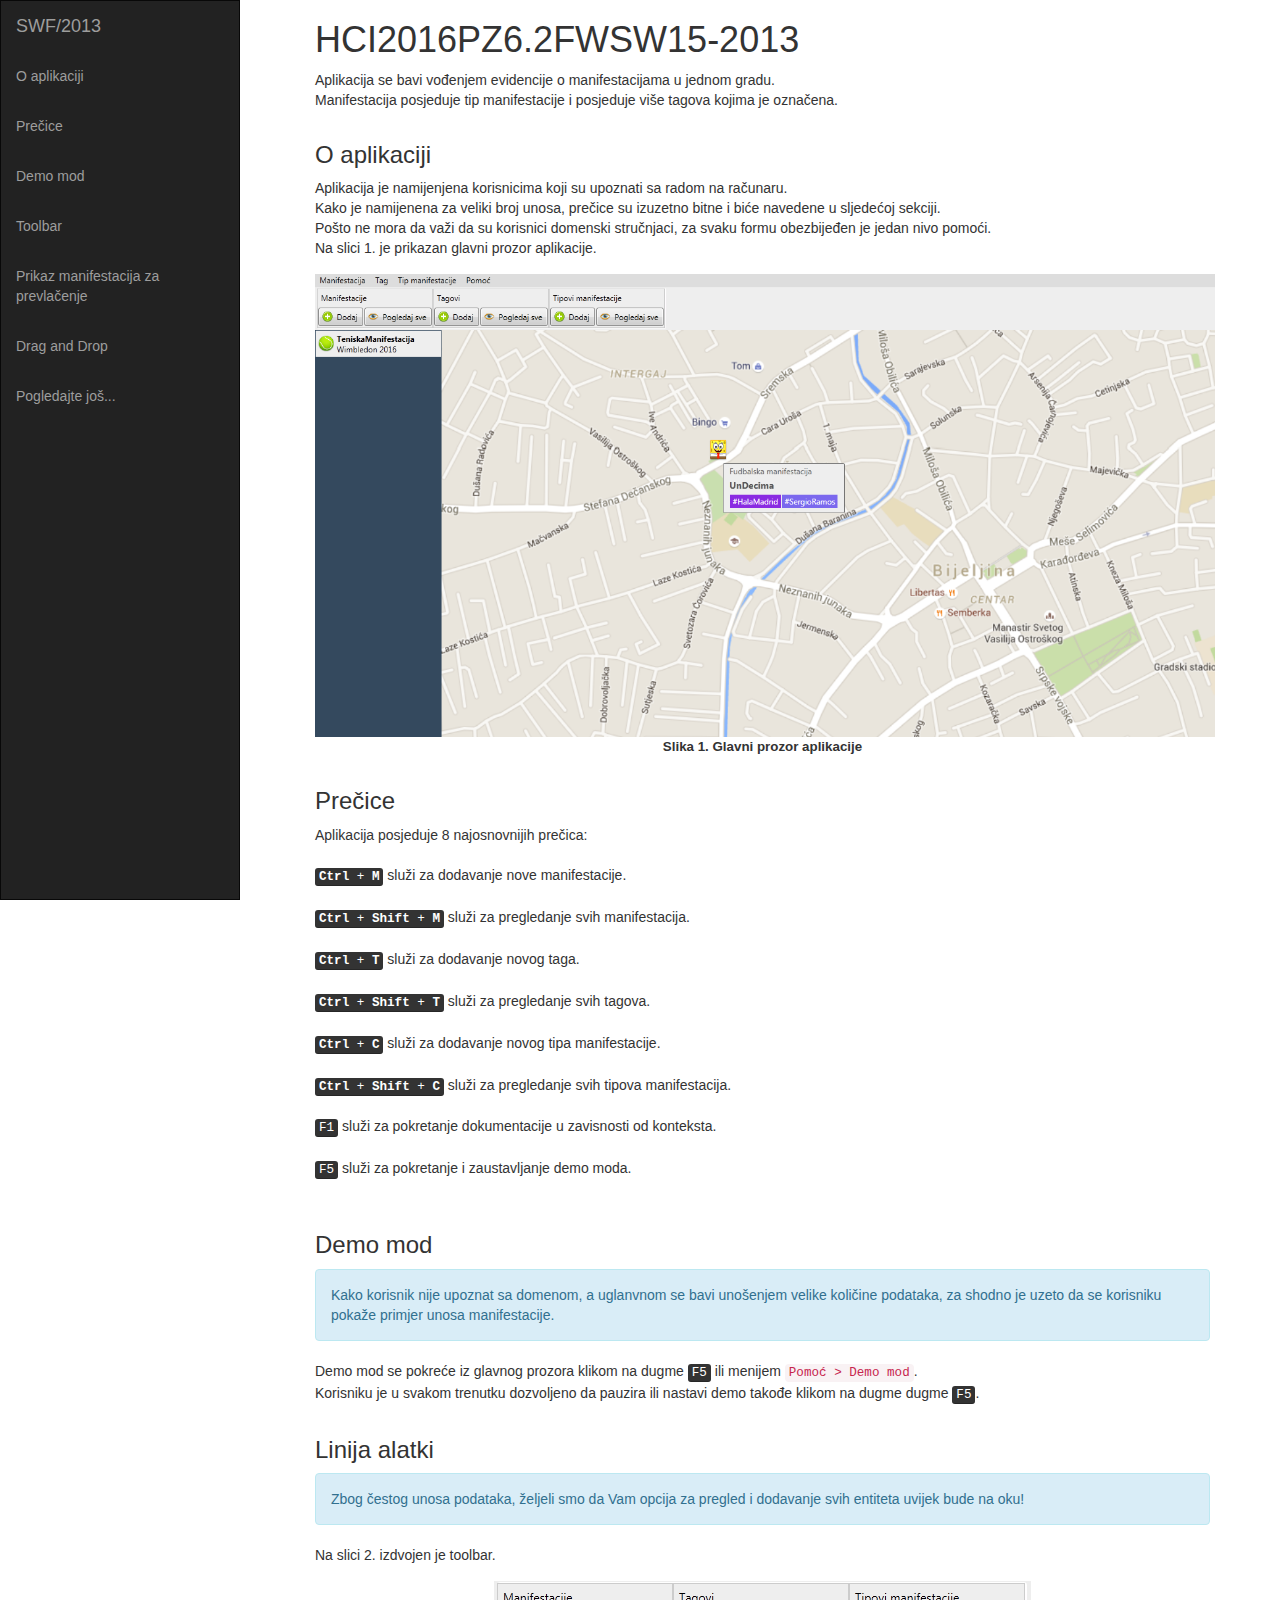
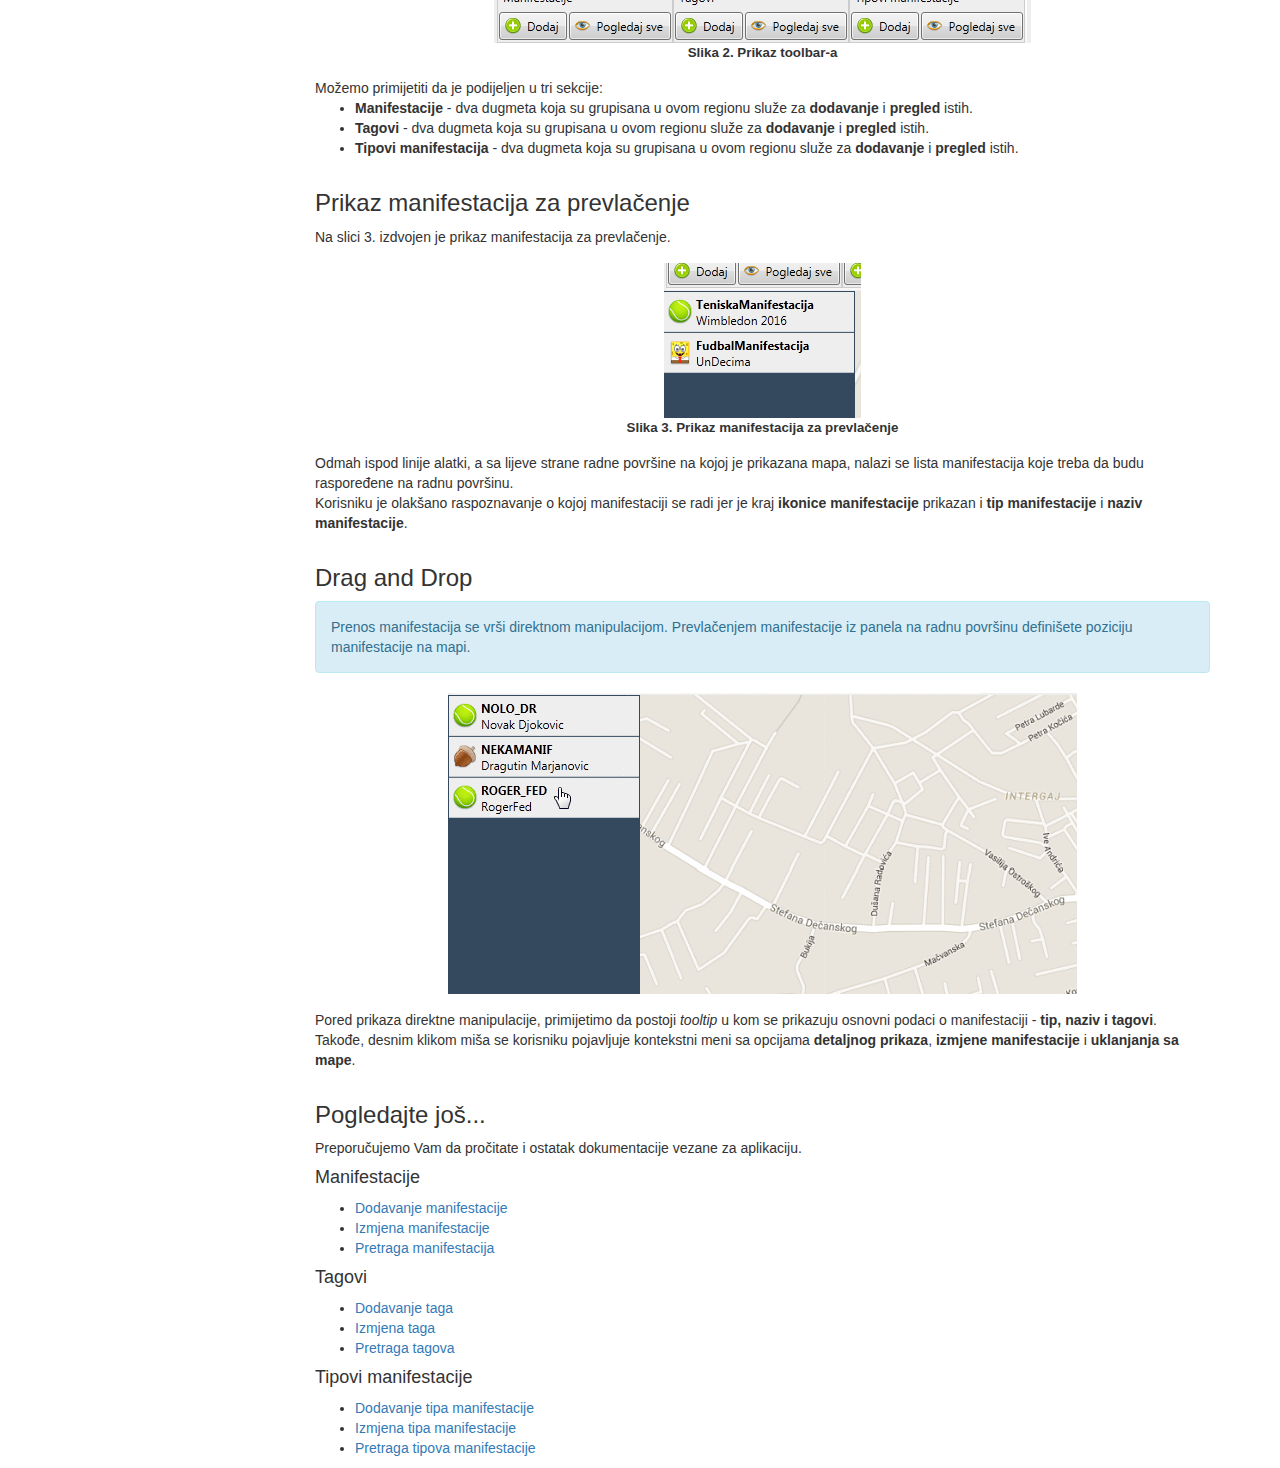
<file: HelpHtml/Index.html>
<!DOCTYPE html>

<html lang="en" xmlns="http://www.w3.org/1999/xhtml">
<head>
    <meta charset="utf-8" />
    <title>Dodavanje taga</title>
    <link rel="stylesheet" type="text/css" href="css/bootstrap.min.css">
    <link rel="stylesheet" type="text/css" href="css/style.css">
</head>
<body>
  <div class="navbar navbar-inverse navbar-fixed-left">
    <a class="navbar-brand" href="#">SWF/2013</a>
    <ul class="nav navbar-nav">
     <li><a href="#about">O aplikaciji</a></li>
     <li><a href="#shortcuts">Prečice</a></li>
     <li><a href="#demo">Demo mod</a></li>
     <li><a href="#toolbar">Toolbar</a></li>
     <li><a href="#sidebar">Prikaz manifestacija za prevlačenje</a></li>
     <li><a href="#dragdrop">Drag and Drop</a></li>
     <li><a href="#further">Pogledajte još...</a></li>
    </ul>
  </div>
  
  <div class="container">
    <h1>HCI2016PZ6.2FWSW15-2013</h1>
    
    <p>
      Aplikacija se bavi vođenjem evidencije o manifestacijama u jednom gradu. <br/>
      Manifestacija posjeduje tip manifestacije i posjeduje više tagova kojima je označena.
    </p>
    
    <div id="about">
      <h3>O aplikaciji</h3>
      Aplikacija je namijenjena korisnicima koji su upoznati sa radom na računaru. <br/>
      Kako je namijenena za veliki broj unosa, prečice su izuzetno bitne i biće navedene u sljedećoj sekciji. <br/>
      Pošto ne mora da važi da su korisnici domenski stručnjaci, za svaku formu obezbijeđen je jedan nivo pomoći. <br/>
      
      Na slici 1. je prikazan glavni prozor aplikacije.
      <figure>
        <img src="images/window.png" width="900px"/>
        <figcaption>Slika 1. Glavni prozor aplikacije</figcaption>
      </figure>
    </div>
    
    <div id="shortcuts">
      <h3>Prečice</h3>
      Aplikacija posjeduje 8 najosnovnijih prečica: <br/></br>
      <kbd><kbd>Ctrl</kbd> + <kbd>M</kbd></kbd> služi za dodavanje nove manifestacije. <br/><br/>
      <kbd><kbd>Ctrl</kbd> + <kbd>Shift</kbd> + <kbd>M</kbd></kbd> služi za pregledanje svih manifestacija. <br/><br/>
      <kbd><kbd>Ctrl</kbd> + <kbd>T</kbd></kbd> služi za dodavanje novog taga. <br/><br/>
      <kbd><kbd>Ctrl</kbd> + <kbd>Shift</kbd> + <kbd>T</kbd></kbd> služi za pregledanje svih tagova. <br/><br/>
      <kbd><kbd>Ctrl</kbd> + <kbd>C</kbd></kbd> služi za dodavanje novog tipa manifestacije. <br/><br/>
      <kbd><kbd>Ctrl</kbd> + <kbd>Shift</kbd> + <kbd>C</kbd></kbd> služi za pregledanje svih tipova manifestacija. <br/><br/>
      <kbd>F1</kbd> služi za pokretanje dokumentacije u zavisnosti od konteksta. <br/><br/>
      <kbd>F5</kbd> služi za pokretanje i zaustavljanje demo moda. <br/><br/>
    </div>
    
    <div id="demo">
      <h3>Demo mod</h3>
      <div class="alert alert-info" role="alert">
        Kako korisnik nije upoznat sa domenom, a uglanvnom se bavi unošenjem velike količine podataka, za shodno je uzeto da se
        korisniku pokaže primjer unosa manifestacije.
      </div>
      
      Demo mod se pokreće iz glavnog prozora klikom na dugme <kbd>F5</kbd> ili menijem <code>Pomoć &gt; Demo mod</code>.<br/>
      Korisniku je u svakom trenutku dozvoljeno da pauzira ili nastavi demo takođe klikom na dugme dugme <kbd>F5</kbd>.
    </div>
    
    <div id="toolbar">
      <h3>Linija alatki</h3>
      <div class="alert alert-info" role="alert">
        Zbog čestog unosa podataka, željeli smo da Vam opcija za pregled i dodavanje svih entiteta uvijek bude na oku!
      </div>
      
      Na slici 2. izdvojen je toolbar.
      <figure>
        <img src="images/toolbar.png"/>
        <figcaption>Slika 2. Prikaz toolbar-a</figcaption>
      </figure>
      
      Možemo primijetiti da je podijeljen u tri sekcije:
      <ul>
        <li><b>Manifestacije</b> - dva dugmeta koja su grupisana u ovom regionu služe za <b>dodavanje</b> i <b>pregled</b> istih.</li>
        <li><b>Tagovi</b> - dva dugmeta koja su grupisana u ovom regionu služe za <b>dodavanje</b> i <b>pregled</b> istih.</li>
        <li><b>Tipovi manifestacija</b> - dva dugmeta koja su grupisana u ovom regionu služe za <b>dodavanje</b> i <b>pregled</b> istih.</li>
      </ul>
    </div>
    
    <div id="sidepanel">
      <h3>Prikaz manifestacija za prevlačenje</h3>
      
      Na slici 3. izdvojen je prikaz manifestacija za prevlačenje.
      <figure>
        <img src="images/sidepanel.png"/>
        <figcaption>Slika 3. Prikaz manifestacija za prevlačenje</figcaption>
      </figure>
      
      Odmah ispod linije alatki, a sa lijeve strane radne površine na kojoj je prikazana mapa, nalazi se lista manifestacija koje treba da
      budu raspoređene na radnu površinu. <br/>
      Korisniku je olakšano raspoznavanje o kojoj manifestaciji se radi jer je kraj <b>ikonice manifestacije</b> prikazan i <b>tip manifestacije</b>
      i <b>naziv manifestacije</b>.
    </div>
    
    <div id="dragdrop">
      <h3>Drag and Drop</h3>
      <div class="alert alert-info" role="alert">
        Prenos manifestacija se vrši direktnom manipulacijom. Prevlačenjem manifestacije iz panela na radnu površinu definišete
        poziciju manifestacije na mapi.
      </div>
      
      <figure>
        <img src="images/drag_and_drop.gif"/>
      </figure>
      
      Pored prikaza direktne manipulacije, primijetimo da postoji <i>tooltip</i> u kom se prikazuju osnovni podaci o manifestaciji - <b>tip, naziv i tagovi</b>. <br/>
      Takođe, desnim klikom miša se korisniku pojavljuje kontekstni meni sa opcijama <b>detaljnog prikaza</b>, <b>izmjene manifestacije</b> i <b>uklanjanja sa mape</b>.
    </div>
    
    <div id="further">
      <h3>Pogledajte još...</h3>
      
      Preporučujemo Vam da pročitate i ostatak dokumentacije vezane za aplikaciju.
      
      <h4>Manifestacije</h4>
      <ul>
        <li><a href="Manifestation.html">Dodavanje manifestacije</a></li>
        <li><a href="ManifestationEdit.html">Izmjena manifestacije</a></li>
        <li><a href="SearchManifestations.html">Pretraga manifestacija</a></li>
      </ul>
      
      <h4>Tagovi</h4>
      <ul>
        <li><a href="Tag.html">Dodavanje taga</a></li>
        <li><a href="TagEdit.html">Izmjena taga</a></li>
        <li><a href="SearchTags.html">Pretraga tagova</a></li>
      </ul>
      
      <h4>Tipovi manifestacije</h4>
      <ul>
        <li><a href="ManifestationType.html">Dodavanje tipa manifestacije</a></li>
        <li><a href="ManifestationTypeEdit.html">Izmjena tipa manifestacije</a></li>
        <li><a href="SearchManifestationTypess.html">Pretraga tipova manifestacije</a></li>
      </ul>
    </div>
  </div>
    
</body>
</html>
</file>
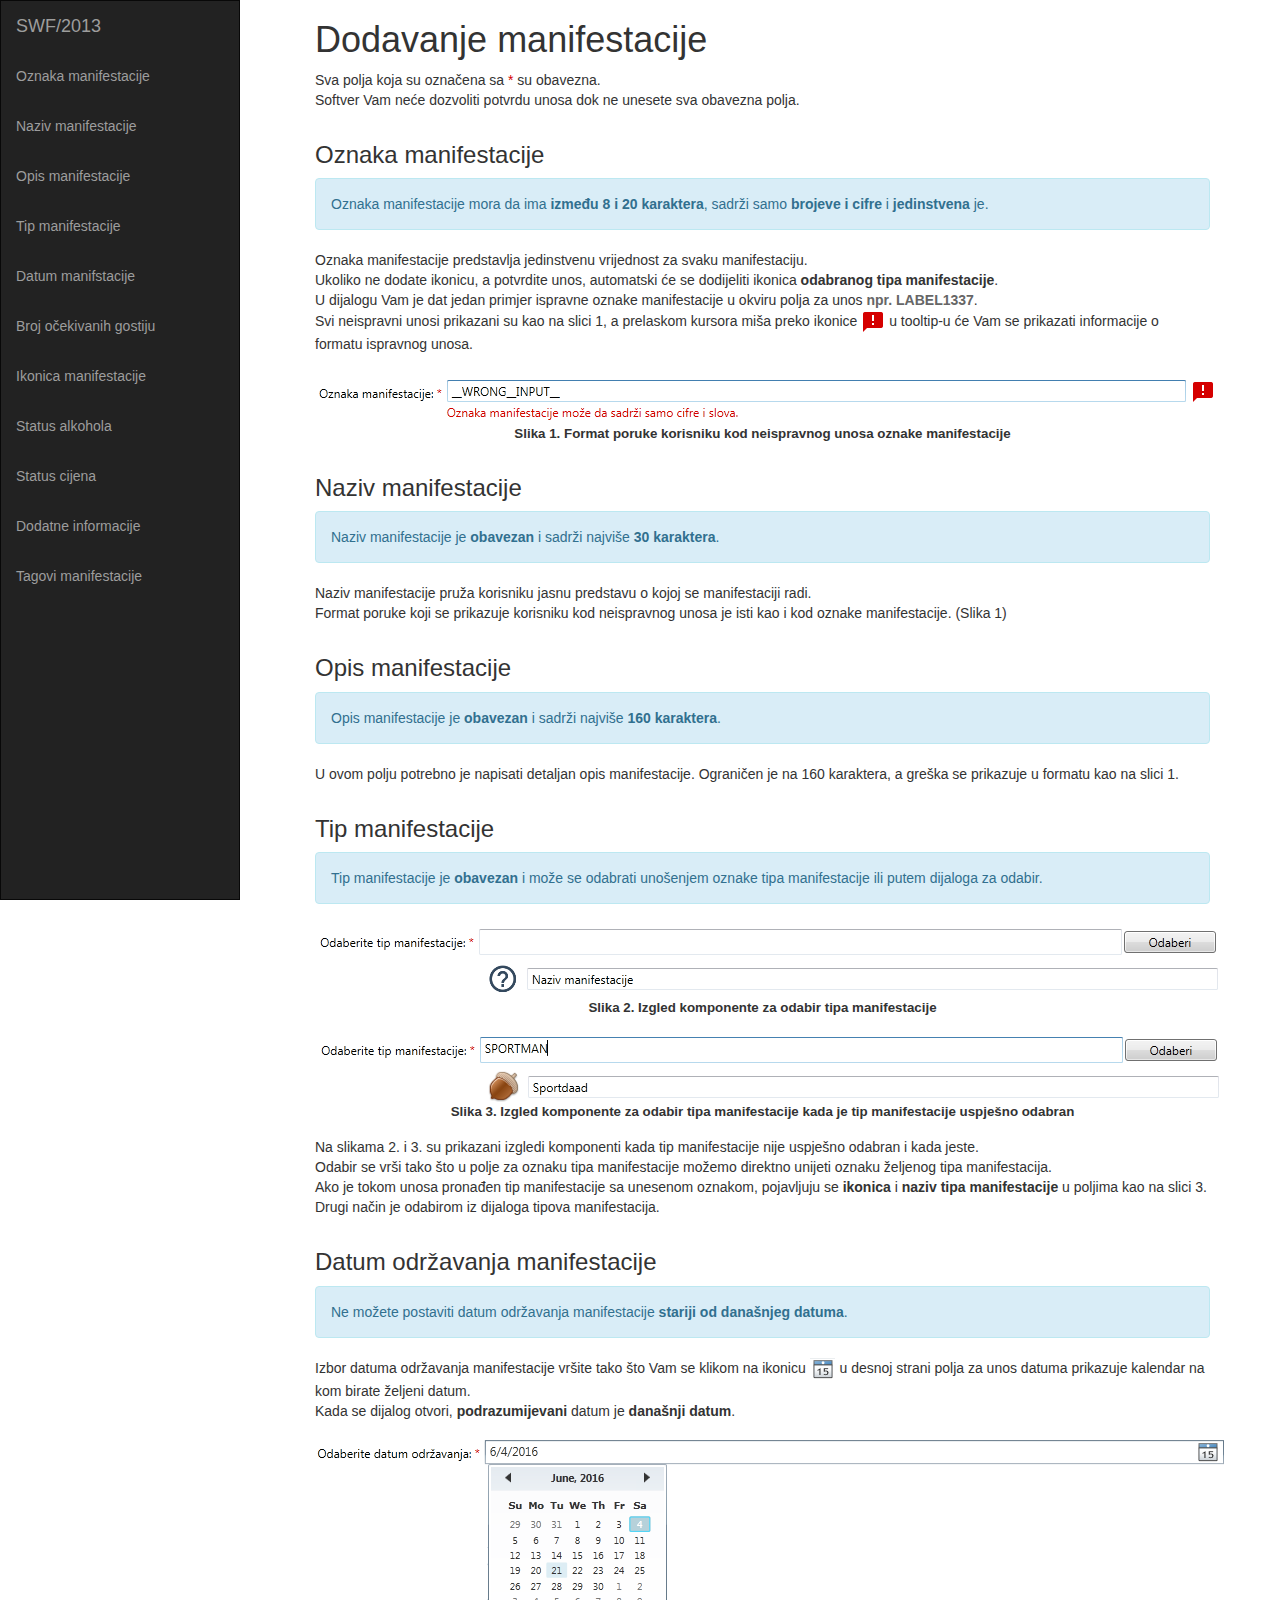
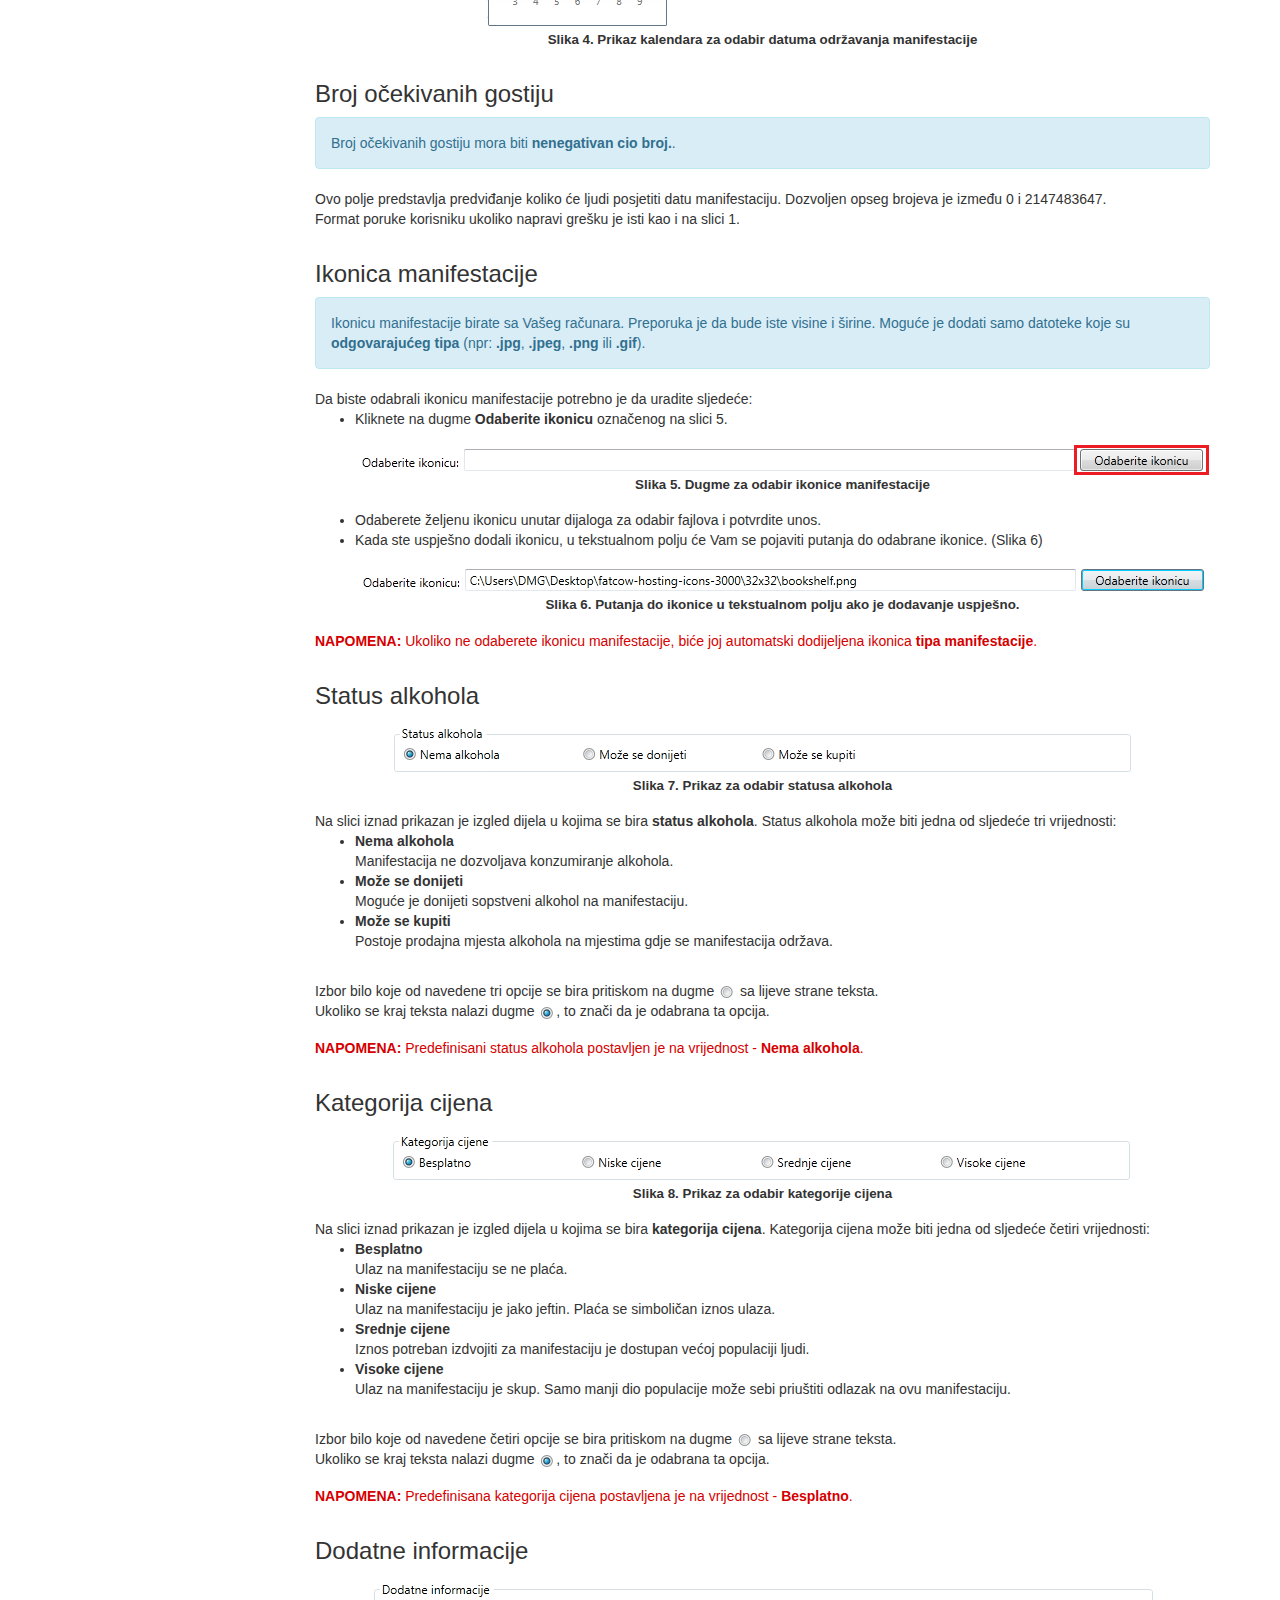
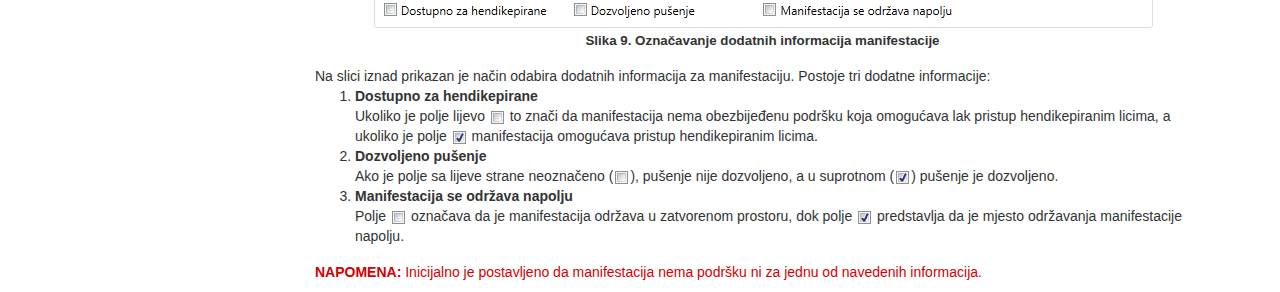
<file: HelpHtml/Manifestation.html>
﻿<!DOCTYPE html>

<html lang="en" xmlns="http://www.w3.org/1999/xhtml">
<head>
    <meta charset="utf-8" />
    <title>Dodavanje manifestacije</title>
    <link rel="stylesheet" type="text/css" href="css/bootstrap.min.css">
    <link rel="stylesheet" type="text/css" href="css/style.css">
</head>
<body>
  <div class="navbar navbar-inverse navbar-fixed-left">
    <a class="navbar-brand" href="#">SWF/2013</a>
    <ul class="nav navbar-nav">
     <li><a href="#label">Oznaka manifestacije</a></li>
     <li><a href="#name">Naziv manifestacije</a></li>
     <li><a href="#description">Opis manifestacije</a></li>
     <li><a href="#type">Tip manifestacije</a></li>
     <li><a href="#date">Datum manifstacije</a></li>
     <li><a href="#guests">Broj očekivanih gostiju</a></li>
     <li><a href="#icon">Ikonica manifestacije</a></li>
     <li><a href="#alcohol">Status alkohola</a></li>
     <li><a href="#price">Status cijena</a></li>
     <li><a href="#additional">Dodatne informacije</a></li>
     <li><a href="#tags">Tagovi manifestacije</a></li>
    </ul>
  </div>
  <div class="container">
    <h1>Dodavanje manifestacije</h1>
    
    <p>
      Sva polja koja su označena sa <span style="color:#D50000;">*</span> su obavezna. <br/>
      Softver Vam neće dozvoliti potvrdu unosa dok ne unesete sva obavezna polja.
    </p>
    
    <div id="label">
      <h3>Oznaka manifestacije</h3>
      <div class="alert alert-info" role="alert">
        Oznaka manifestacije mora da ima <strong>između 8 i 20 karaktera</strong>, 
        sadrži samo <strong>brojeve i cifre</strong> i 
        <strong>jedinstvena</strong> je.
      </div>
      Oznaka manifestacije predstavlja jedinstvenu vrijednost za svaku manifestaciju. <br/>
      Ukoliko ne dodate ikonicu, a potvrdite unos, automatski će se dodijeliti ikonica <strong>odabranog tipa manifestacije</strong>. <br/>
      U dijalogu Vam je dat jedan primjer ispravne oznake manifestacije u okviru polja za unos <span style="color: #666;"><strong>npr. LABEL1337</strong></span>. <br/>
      Svi neispravni unosi prikazani su kao na slici 1, a prelaskom kursora miša preko ikonice <img src="images/feedback.png"/> u tooltip-u će Vam
      se prikazati informacije o formatu ispravnog unosa. <br/>
      <figure>
        <img src="images/man_label_wrong.png"/>
        <figcaption>Slika 1. Format poruke korisniku kod neispravnog unosa oznake manifestacije</figcaption>
      </figure>
    </div>
    
    <div id="name">
      <h3>Naziv manifestacije</h3>
      <div class="alert alert-info" role="alert">
        Naziv manifestacije je <strong>obavezan</strong> i
        sadrži najviše <strong>30 karaktera</strong>.
      </div>
      Naziv manifestacije pruža korisniku jasnu predstavu o kojoj se manifestaciji radi. <br/>
      Format poruke koji se prikazuje korisniku kod neispravnog unosa je isti kao i kod oznake manifestacije. (Slika 1)
    </div>
    
    <div id="description">
      <h3>Opis manifestacije</h3>
      <div class="alert alert-info" role="alert">
        Opis manifestacije je <strong>obavezan</strong> i
        sadrži najviše <strong>160 karaktera</strong>.
      </div>
      U ovom polju potrebno je napisati detaljan opis manifestacije. Ograničen je na 160 karaktera, a greška se prikazuje
      u formatu kao na slici 1.
    </div>
    
    <div id="type">
      <h3>Tip manifestacije</h3>
      <div class="alert alert-info" role="alert">
        Tip manifestacije je <strong>obavezan</strong> i
        može se odabrati unošenjem oznake tipa manifestacije ili putem dijaloga za odabir.
      </div>
      
      <figure>
        <img src="images/choose_type_add.png"/>
        <figcaption>Slika 2. Izgled komponente za odabir tipa manifestacije</figcaption>
      </figure>
      
      <figure>
        <img src="images/choosen_type_add.png"/>
        <figcaption>Slika 3. Izgled komponente za odabir tipa manifestacije kada je tip manifestacije uspješno odabran</figcaption>
      </figure>
      
      Na slikama 2. i 3. su prikazani izgledi komponenti kada tip manifestacije nije uspješno odabran i kada jeste. <br/>
      Odabir se vrši tako što u polje za oznaku tipa manifestacije možemo direktno unijeti oznaku željenog tipa manifestacija. <br/>
      Ako je tokom unosa pronađen tip manifestacije sa unesenom oznakom, pojavljuju se <b>ikonica</b> i <b>naziv tipa manifestacije </b>
      u poljima kao na slici 3. <br/>
      Drugi način je odabirom iz dijaloga tipova manifestacija. 
    </div>
    
    <div id="date">
      <h3>Datum održavanja manifestacije</h3>
      <div class="alert alert-info" role="alert">
        Ne možete postaviti datum održavanja manifestacije <strong>stariji od današnjeg datuma</strong>.
      </div>
      Izbor datuma održavanja manifestacije vršite tako što Vam se klikom na ikonicu <img src="images/calendar.png"/> 
      u desnoj strani polja za unos datuma prikazuje kalendar na kom birate željeni datum. </br>
      Kada se dijalog otvori, <strong>podrazumijevani</strong> datum je <strong>današnji datum</strong>.
      <figure>
        <img src="images/man_date.png"/>
        <figcaption>Slika 4. Prikaz kalendara za odabir datuma održavanja manifestacije</figcaption>
      </figure>
    </div>
    
    <div id="guests">
      <h3>Broj očekivanih gostiju</h3>
      <div class="alert alert-info" role="alert">
        Broj očekivanih gostiju mora biti <strong>nenegativan cio broj.</strong>.
      </div>
      Ovo polje predstavlja predviđanje koliko će ljudi posjetiti datu manifestaciju. Dozvoljen opseg brojeva je između 0 i
      2147483647. <br/>
      Format poruke korisniku ukoliko napravi grešku je isti kao i na slici 1.
    </div>
    
    <div id="icon">
      <h3>Ikonica manifestacije</h3>
      <div class="alert alert-info" role="alert">
        Ikonicu manifestacije birate sa Vašeg računara. Preporuka je da bude iste visine i širine. Moguće je dodati samo
        datoteke koje su <strong>odgovarajućeg tipa</strong> (npr: <strong>.jpg</strong>, <strong>.jpeg</strong>, <strong>.png</strong> ili <strong>.gif</strong>).
      </div>
      Da biste odabrali ikonicu manifestacije potrebno je da uradite sljedeće:
      <ul>
        <li>
          Kliknete na dugme <strong>Odaberite ikonicu</strong> označenog na slici 5.
          <figure>
            <img src="images/icon_step_1.png"/>
            <figcaption>Slika 5. Dugme za odabir ikonice manifestacije</figcaption>
          </figure>
        </li>
        <li>Odaberete željenu ikonicu unutar dijaloga za odabir fajlova i potvrdite unos.</li>
        <li>
          Kada ste uspješno dodali ikonicu, u tekstualnom polju će Vam se pojaviti putanja do odabrane ikonice. (Slika 6)
          <figure>
            <img src="images/icon_step_3.png"/>
            <figcaption>Slika 6. Putanja do ikonice u tekstualnom polju ako je dodavanje uspješno.</figcaption>
          </figure>
        </li>
      </ul>
      
      <p style="color: #D50000">
        <strong>NAPOMENA: </strong>
        Ukoliko ne odaberete ikonicu manifestacije, biće joj automatski dodijeljena ikonica <strong>tipa manifestacije</strong>.
      </p>
    </div>
    
    <div id="alcohol">
      <h3>Status alkohola</h3>
      <figure>
        <img src="images/alcohol_status.png"/>
        <figcaption>Slika 7. Prikaz za odabir statusa alkohola</figcaption>
      </figure>
      Na slici iznad prikazan je izgled dijela u kojima se bira <strong>status alkohola</strong>. 
      Status alkohola može biti jedna od sljedeće tri vrijednosti:
      <ul>
        <li>
          <strong>Nema alkohola</strong><br/>
          Manifestacija ne dozvoljava konzumiranje alkohola.
        </li>
        <li>
          <strong>Može se donijeti</strong><br/>
          Moguće je donijeti sopstveni alkohol na manifestaciju.
        </li>
        <li>
          <strong>Može se kupiti</strong><br/>
          Postoje prodajna mjesta alkohola na mjestima gdje se manifestacija održava.
        </li>
      </ul><br/>
      Izbor bilo koje od navedene tri opcije se bira pritiskom na dugme <img src="images/rb_unchecked.png"/> sa lijeve strane teksta. <br/>
      Ukoliko se kraj teksta nalazi dugme <img src="images/rb_checked.png"/>, to znači da je odabrana ta opcija.
      <p style="color: #D50000; margin-top: 16px;">
        <strong>NAPOMENA: </strong>
        Predefinisani status alkohola postavljen je na vrijednost - <strong>Nema alkohola</strong>.
      </p>
    </div>

    <div id="price">
      <h3>Kategorija cijena</h3>
      <figure>
        <img src="images/price_category.png"/>
        <figcaption>Slika 8. Prikaz za odabir kategorije cijena</figcaption>
      </figure>
      Na slici iznad prikazan je izgled dijela u kojima se bira <strong>kategorija cijena</strong>. 
      Kategorija cijena može biti jedna od sljedeće četiri vrijednosti:
      <ul>
        <li>
          <strong>Besplatno</strong><br/>
          Ulaz na manifestaciju se ne plaća.
        </li>
        <li>
          <strong>Niske cijene</strong><br/>
          Ulaz na manifestaciju je jako jeftin. Plaća se simboličan iznos ulaza.
        </li>
        <li>
          <strong>Srednje cijene</strong><br/>
          Iznos potreban izdvojiti za manifestaciju je dostupan većoj populaciji ljudi.
        </li>
        <li>
          <strong>Visoke cijene</strong><br/>
          Ulaz na manifestaciju je skup. Samo manji dio populacije može sebi priuštiti odlazak na ovu manifestaciju.
        </li>
      </ul><br/>
      Izbor bilo koje od navedene četiri opcije se bira pritiskom na dugme <img src="images/rb_unchecked.png"/> sa lijeve strane teksta. <br/>
      Ukoliko se kraj teksta nalazi dugme <img src="images/rb_checked.png"/>, to znači da je odabrana ta opcija.
      <p style="color: #D50000; margin-top: 16px;">
        <strong>NAPOMENA: </strong>
        Predefinisana kategorija cijena postavljena je na vrijednost - <strong>Besplatno</strong>.
      </p>
    </div>
    
    <div id="additional">
      <h3>Dodatne informacije</h3>
      <figure>
        <img src="images/additional_info.png"/>
        <figcaption>Slika 9. Označavanje dodatnih informacija manifestacije</figcaption>
      </figure>
      Na slici iznad prikazan je način odabira dodatnih informacija za manifestaciju. Postoje tri dodatne informacije:
      <ol>
        <li>
          <strong>Dostupno za hendikepirane</strong><br/>
          Ukoliko je polje lijevo <img src="images/cb_unchecked.png"/> to znači da manifestacija nema obezbijeđenu podršku
          koja omogućava lak pristup hendikepiranim licima, a ukoliko je polje <img src="images/cb_checked.png"/> manifestacija
          omogućava pristup hendikepiranim licima.
        </li>
        <li>
          <strong>Dozvoljeno pušenje</strong><br/>
          Ako je polje sa lijeve strane neoznačeno (<img src="images/cb_unchecked.png"/>), pušenje nije dozvoljeno, a u suprotnom
          (<img src="images/cb_checked.png"/>) pušenje je dozvoljeno.
        </li>
        <li>
          <strong>Manifestacija se održava napolju</strong><br/>
          Polje <img src="images/cb_unchecked.png"/> označava da je manifestacija održava u zatvorenom prostoru, dok polje
          <img src="images/cb_checked.png"/> predstavlja da je mjesto održavanja manifestacije napolju.
        </li>
      </ol>
    
      <p style="color: #D50000; margin-top: 16px;">
        <strong>NAPOMENA: </strong>
        Inicijalno je postavljeno da manifestacija nema podršku ni za jednu od navedenih informacija.
      </p>
    </div>
</body>
</html>
</file>
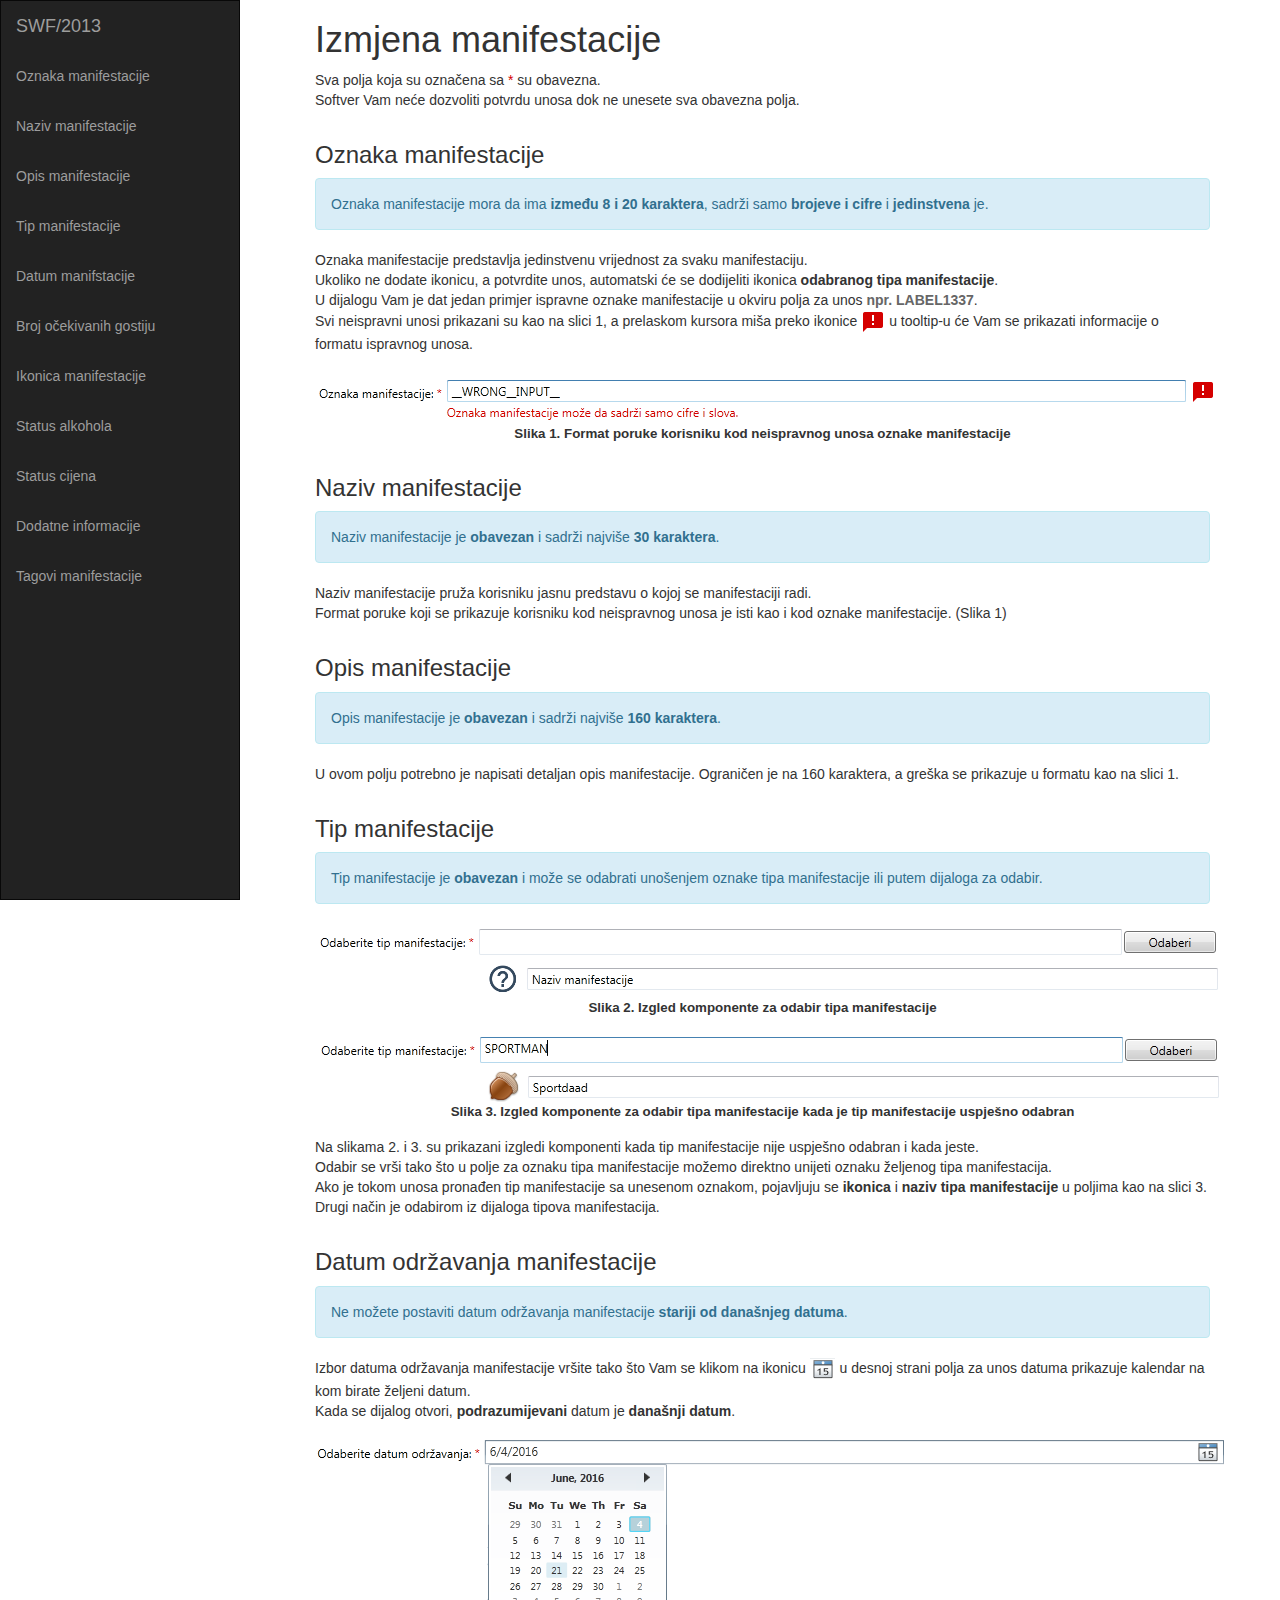
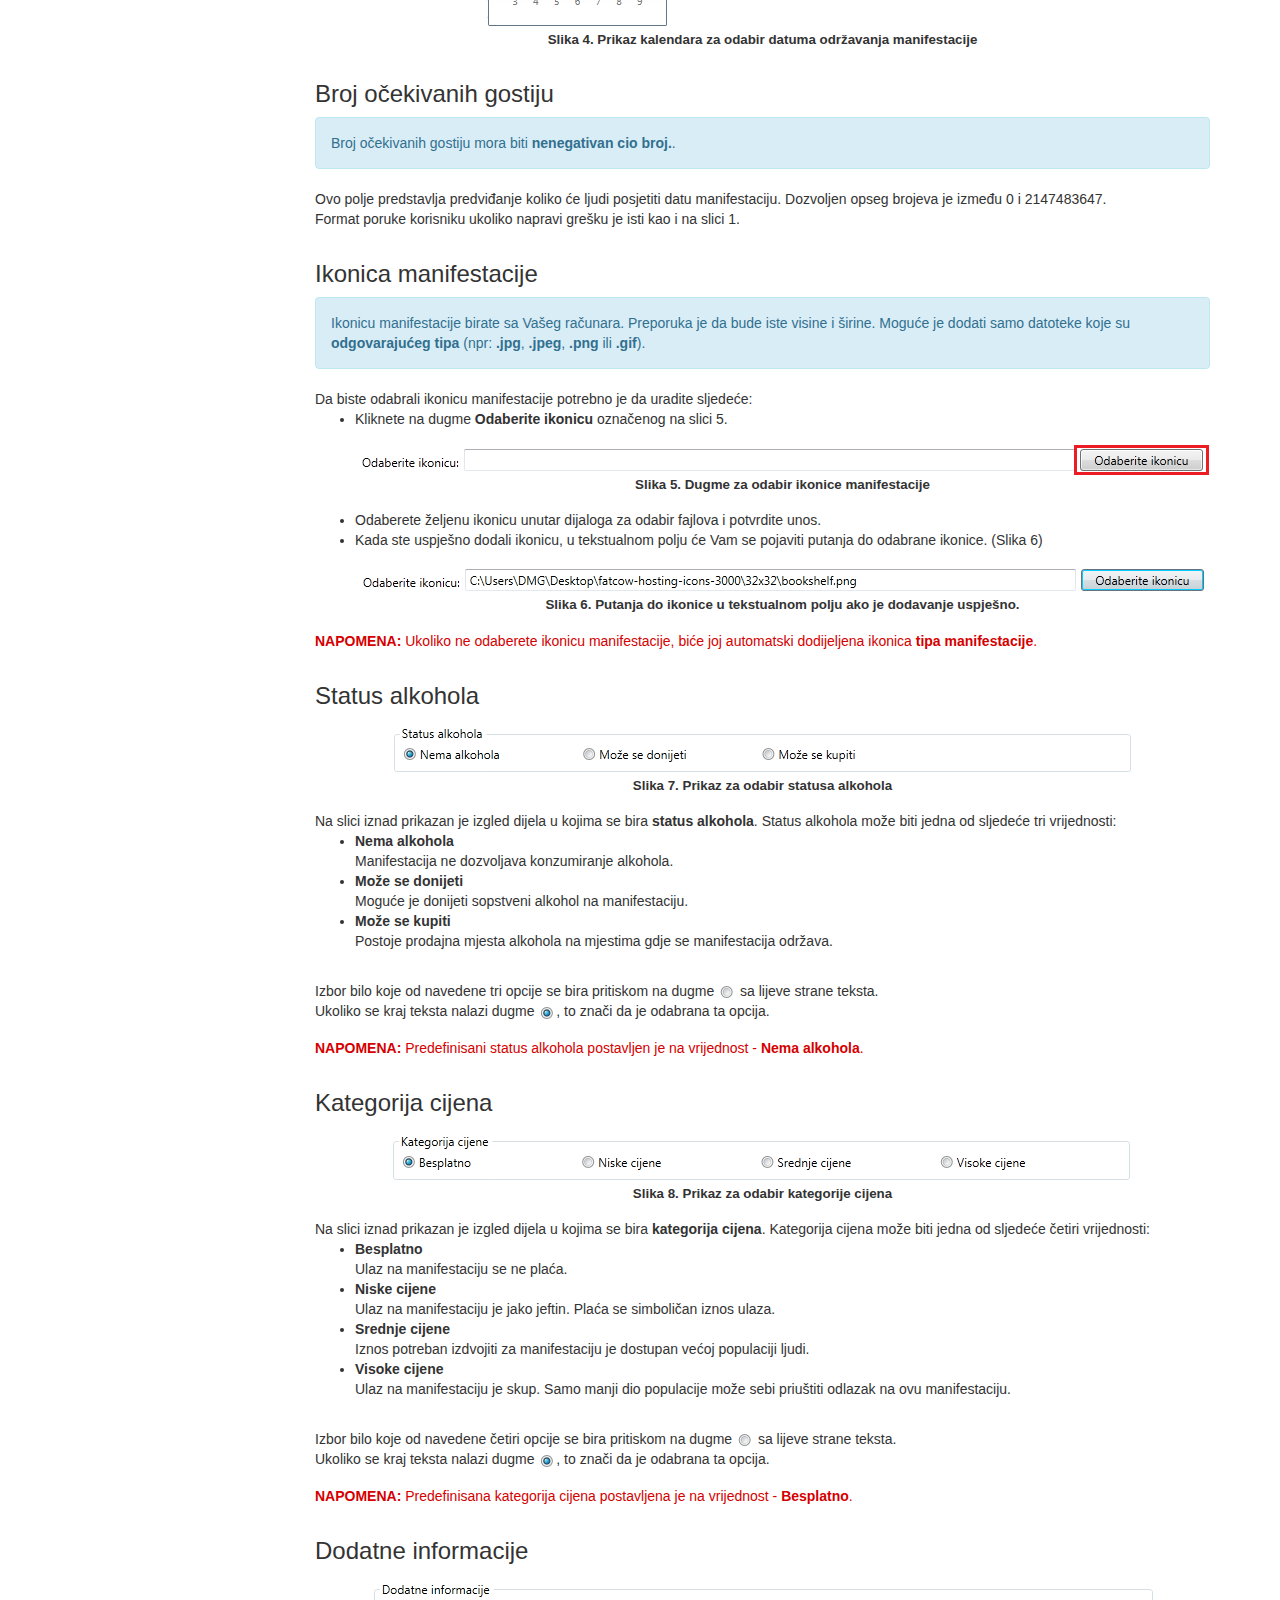
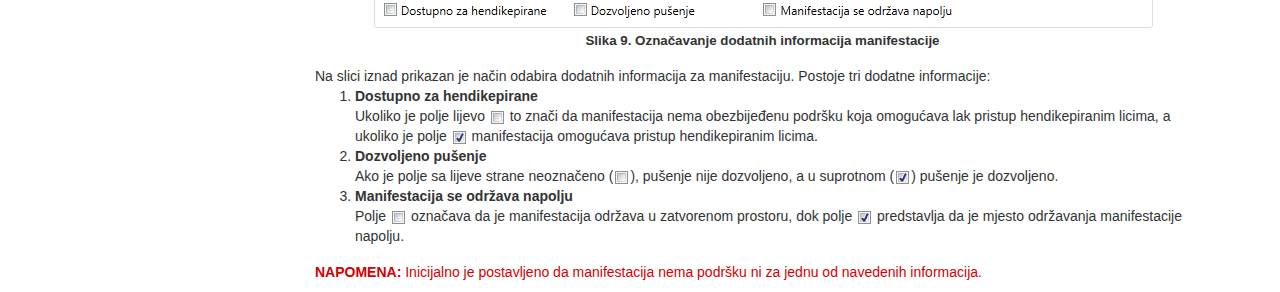
<file: HelpHtml/ManifestationEdit.html>
<!DOCTYPE html>

<html lang="en" xmlns="http://www.w3.org/1999/xhtml">
<head>
    <meta charset="utf-8" />
    <title>Izmjena manifestacije</title>
    <link rel="stylesheet" type="text/css" href="css/bootstrap.min.css">
    <link rel="stylesheet" type="text/css" href="css/style.css">
</head>
<body>
  <div class="navbar navbar-inverse navbar-fixed-left">
    <a class="navbar-brand" href="#">SWF/2013</a>
    <ul class="nav navbar-nav">
     <li><a href="#label">Oznaka manifestacije</a></li>
     <li><a href="#name">Naziv manifestacije</a></li>
     <li><a href="#description">Opis manifestacije</a></li>
     <li><a href="#type">Tip manifestacije</a></li>
     <li><a href="#date">Datum manifstacije</a></li>
     <li><a href="#guests">Broj očekivanih gostiju</a></li>
     <li><a href="#icon">Ikonica manifestacije</a></li>
     <li><a href="#alcohol">Status alkohola</a></li>
     <li><a href="#price">Status cijena</a></li>
     <li><a href="#additional">Dodatne informacije</a></li>
     <li><a href="#tags">Tagovi manifestacije</a></li>
    </ul>
  </div>
  <div class="container">
    <h1>Izmjena manifestacije</h1>
    
    <p>
      Sva polja koja su označena sa <span style="color:#D50000;">*</span> su obavezna. <br/>
      Softver Vam neće dozvoliti potvrdu unosa dok ne unesete sva obavezna polja.
    </p>
    
    <div id="label">
      <h3>Oznaka manifestacije</h3>
      <div class="alert alert-info" role="alert">
        Oznaka manifestacije mora da ima <strong>između 8 i 20 karaktera</strong>, 
        sadrži samo <strong>brojeve i cifre</strong> i 
        <strong>jedinstvena</strong> je.
      </div>
      Oznaka manifestacije predstavlja jedinstvenu vrijednost za svaku manifestaciju. <br/>
      Ukoliko ne dodate ikonicu, a potvrdite unos, automatski će se dodijeliti ikonica <strong>odabranog tipa manifestacije</strong>. <br/>
      U dijalogu Vam je dat jedan primjer ispravne oznake manifestacije u okviru polja za unos <span style="color: #666;"><strong>npr. LABEL1337</strong></span>. <br/>
      Svi neispravni unosi prikazani su kao na slici 1, a prelaskom kursora miša preko ikonice <img src="images/feedback.png"/> u tooltip-u će Vam
      se prikazati informacije o formatu ispravnog unosa. <br/>
      <figure>
        <img src="images/man_label_wrong.png"/>
        <figcaption>Slika 1. Format poruke korisniku kod neispravnog unosa oznake manifestacije</figcaption>
      </figure>
    </div>
    
    <div id="name">
      <h3>Naziv manifestacije</h3>
      <div class="alert alert-info" role="alert">
        Naziv manifestacije je <strong>obavezan</strong> i
        sadrži najviše <strong>30 karaktera</strong>.
      </div>
      Naziv manifestacije pruža korisniku jasnu predstavu o kojoj se manifestaciji radi. <br/>
      Format poruke koji se prikazuje korisniku kod neispravnog unosa je isti kao i kod oznake manifestacije. (Slika 1)
    </div>
    
    <div id="description">
      <h3>Opis manifestacije</h3>
      <div class="alert alert-info" role="alert">
        Opis manifestacije je <strong>obavezan</strong> i
        sadrži najviše <strong>160 karaktera</strong>.
      </div>
      U ovom polju potrebno je napisati detaljan opis manifestacije. Ograničen je na 160 karaktera, a greška se prikazuje
      u formatu kao na slici 1.
    </div>
    
    <div id="type">
      <h3>Tip manifestacije</h3>
      <div class="alert alert-info" role="alert">
        Tip manifestacije je <strong>obavezan</strong> i
        može se odabrati unošenjem oznake tipa manifestacije ili putem dijaloga za odabir.
      </div>
      
      <figure>
        <img src="images/choose_type_add.png"/>
        <figcaption>Slika 2. Izgled komponente za odabir tipa manifestacije</figcaption>
      </figure>
      
      <figure>
        <img src="images/choosen_type_add.png"/>
        <figcaption>Slika 3. Izgled komponente za odabir tipa manifestacije kada je tip manifestacije uspješno odabran</figcaption>
      </figure>
      
      Na slikama 2. i 3. su prikazani izgledi komponenti kada tip manifestacije nije uspješno odabran i kada jeste. <br/>
      Odabir se vrši tako što u polje za oznaku tipa manifestacije možemo direktno unijeti oznaku željenog tipa manifestacija. <br/>
      Ako je tokom unosa pronađen tip manifestacije sa unesenom oznakom, pojavljuju se <b>ikonica</b> i <b>naziv tipa manifestacije </b>
      u poljima kao na slici 3. <br/>
      Drugi način je odabirom iz dijaloga tipova manifestacija. 
    </div>
    
    <div id="date">
      <h3>Datum održavanja manifestacije</h3>
      <div class="alert alert-info" role="alert">
        Ne možete postaviti datum održavanja manifestacije <strong>stariji od današnjeg datuma</strong>.
      </div>
      Izbor datuma održavanja manifestacije vršite tako što Vam se klikom na ikonicu <img src="images/calendar.png"/> 
      u desnoj strani polja za unos datuma prikazuje kalendar na kom birate željeni datum. </br>
      Kada se dijalog otvori, <strong>podrazumijevani</strong> datum je <strong>današnji datum</strong>.
      <figure>
        <img src="images/man_date.png"/>
        <figcaption>Slika 4. Prikaz kalendara za odabir datuma održavanja manifestacije</figcaption>
      </figure>
    </div>
    
    <div id="guests">
      <h3>Broj očekivanih gostiju</h3>
      <div class="alert alert-info" role="alert">
        Broj očekivanih gostiju mora biti <strong>nenegativan cio broj.</strong>.
      </div>
      Ovo polje predstavlja predviđanje koliko će ljudi posjetiti datu manifestaciju. Dozvoljen opseg brojeva je između 0 i
      2147483647. <br/>
      Format poruke korisniku ukoliko napravi grešku je isti kao i na slici 1.
    </div>
    
    <div id="icon">
      <h3>Ikonica manifestacije</h3>
      <div class="alert alert-info" role="alert">
        Ikonicu manifestacije birate sa Vašeg računara. Preporuka je da bude iste visine i širine. Moguće je dodati samo
        datoteke koje su <strong>odgovarajućeg tipa</strong> (npr: <strong>.jpg</strong>, <strong>.jpeg</strong>, <strong>.png</strong> ili <strong>.gif</strong>).
      </div>
      Da biste odabrali ikonicu manifestacije potrebno je da uradite sljedeće:
      <ul>
        <li>
          Kliknete na dugme <strong>Odaberite ikonicu</strong> označenog na slici 5.
          <figure>
            <img src="images/icon_step_1.png"/>
            <figcaption>Slika 5. Dugme za odabir ikonice manifestacije</figcaption>
          </figure>
        </li>
        <li>Odaberete željenu ikonicu unutar dijaloga za odabir fajlova i potvrdite unos.</li>
        <li>
          Kada ste uspješno dodali ikonicu, u tekstualnom polju će Vam se pojaviti putanja do odabrane ikonice. (Slika 6)
          <figure>
            <img src="images/icon_step_3.png"/>
            <figcaption>Slika 6. Putanja do ikonice u tekstualnom polju ako je dodavanje uspješno.</figcaption>
          </figure>
        </li>
      </ul>
      
      <p style="color: #D50000">
        <strong>NAPOMENA: </strong>
        Ukoliko ne odaberete ikonicu manifestacije, biće joj automatski dodijeljena ikonica <strong>tipa manifestacije</strong>.
      </p>
    </div>
    
    <div id="alcohol">
      <h3>Status alkohola</h3>
      <figure>
        <img src="images/alcohol_status.png"/>
        <figcaption>Slika 7. Prikaz za odabir statusa alkohola</figcaption>
      </figure>
      Na slici iznad prikazan je izgled dijela u kojima se bira <strong>status alkohola</strong>. 
      Status alkohola može biti jedna od sljedeće tri vrijednosti:
      <ul>
        <li>
          <strong>Nema alkohola</strong><br/>
          Manifestacija ne dozvoljava konzumiranje alkohola.
        </li>
        <li>
          <strong>Može se donijeti</strong><br/>
          Moguće je donijeti sopstveni alkohol na manifestaciju.
        </li>
        <li>
          <strong>Može se kupiti</strong><br/>
          Postoje prodajna mjesta alkohola na mjestima gdje se manifestacija održava.
        </li>
      </ul><br/>
      Izbor bilo koje od navedene tri opcije se bira pritiskom na dugme <img src="images/rb_unchecked.png"/> sa lijeve strane teksta. <br/>
      Ukoliko se kraj teksta nalazi dugme <img src="images/rb_checked.png"/>, to znači da je odabrana ta opcija.
      <p style="color: #D50000; margin-top: 16px;">
        <strong>NAPOMENA: </strong>
        Predefinisani status alkohola postavljen je na vrijednost - <strong>Nema alkohola</strong>.
      </p>
    </div>

    <div id="price">
      <h3>Kategorija cijena</h3>
      <figure>
        <img src="images/price_category.png"/>
        <figcaption>Slika 8. Prikaz za odabir kategorije cijena</figcaption>
      </figure>
      Na slici iznad prikazan je izgled dijela u kojima se bira <strong>kategorija cijena</strong>. 
      Kategorija cijena može biti jedna od sljedeće četiri vrijednosti:
      <ul>
        <li>
          <strong>Besplatno</strong><br/>
          Ulaz na manifestaciju se ne plaća.
        </li>
        <li>
          <strong>Niske cijene</strong><br/>
          Ulaz na manifestaciju je jako jeftin. Plaća se simboličan iznos ulaza.
        </li>
        <li>
          <strong>Srednje cijene</strong><br/>
          Iznos potreban izdvojiti za manifestaciju je dostupan većoj populaciji ljudi.
        </li>
        <li>
          <strong>Visoke cijene</strong><br/>
          Ulaz na manifestaciju je skup. Samo manji dio populacije može sebi priuštiti odlazak na ovu manifestaciju.
        </li>
      </ul><br/>
      Izbor bilo koje od navedene četiri opcije se bira pritiskom na dugme <img src="images/rb_unchecked.png"/> sa lijeve strane teksta. <br/>
      Ukoliko se kraj teksta nalazi dugme <img src="images/rb_checked.png"/>, to znači da je odabrana ta opcija.
      <p style="color: #D50000; margin-top: 16px;">
        <strong>NAPOMENA: </strong>
        Predefinisana kategorija cijena postavljena je na vrijednost - <strong>Besplatno</strong>.
      </p>
    </div>
    
    <div id="additional">
      <h3>Dodatne informacije</h3>
      <figure>
        <img src="images/additional_info.png"/>
        <figcaption>Slika 9. Označavanje dodatnih informacija manifestacije</figcaption>
      </figure>
      Na slici iznad prikazan je način odabira dodatnih informacija za manifestaciju. Postoje tri dodatne informacije:
      <ol>
        <li>
          <strong>Dostupno za hendikepirane</strong><br/>
          Ukoliko je polje lijevo <img src="images/cb_unchecked.png"/> to znači da manifestacija nema obezbijeđenu podršku
          koja omogućava lak pristup hendikepiranim licima, a ukoliko je polje <img src="images/cb_checked.png"/> manifestacija
          omogućava pristup hendikepiranim licima.
        </li>
        <li>
          <strong>Dozvoljeno pušenje</strong><br/>
          Ako je polje sa lijeve strane neoznačeno (<img src="images/cb_unchecked.png"/>), pušenje nije dozvoljeno, a u suprotnom
          (<img src="images/cb_checked.png"/>) pušenje je dozvoljeno.
        </li>
        <li>
          <strong>Manifestacija se održava napolju</strong><br/>
          Polje <img src="images/cb_unchecked.png"/> označava da je manifestacija održava u zatvorenom prostoru, dok polje
          <img src="images/cb_checked.png"/> predstavlja da je mjesto održavanja manifestacije napolju.
        </li>
      </ol>
    
      <p style="color: #D50000; margin-top: 16px;">
        <strong>NAPOMENA: </strong>
        Inicijalno je postavljeno da manifestacija nema podršku ni za jednu od navedenih informacija.
      </p>
    </div>
</body>
</html>
</file>
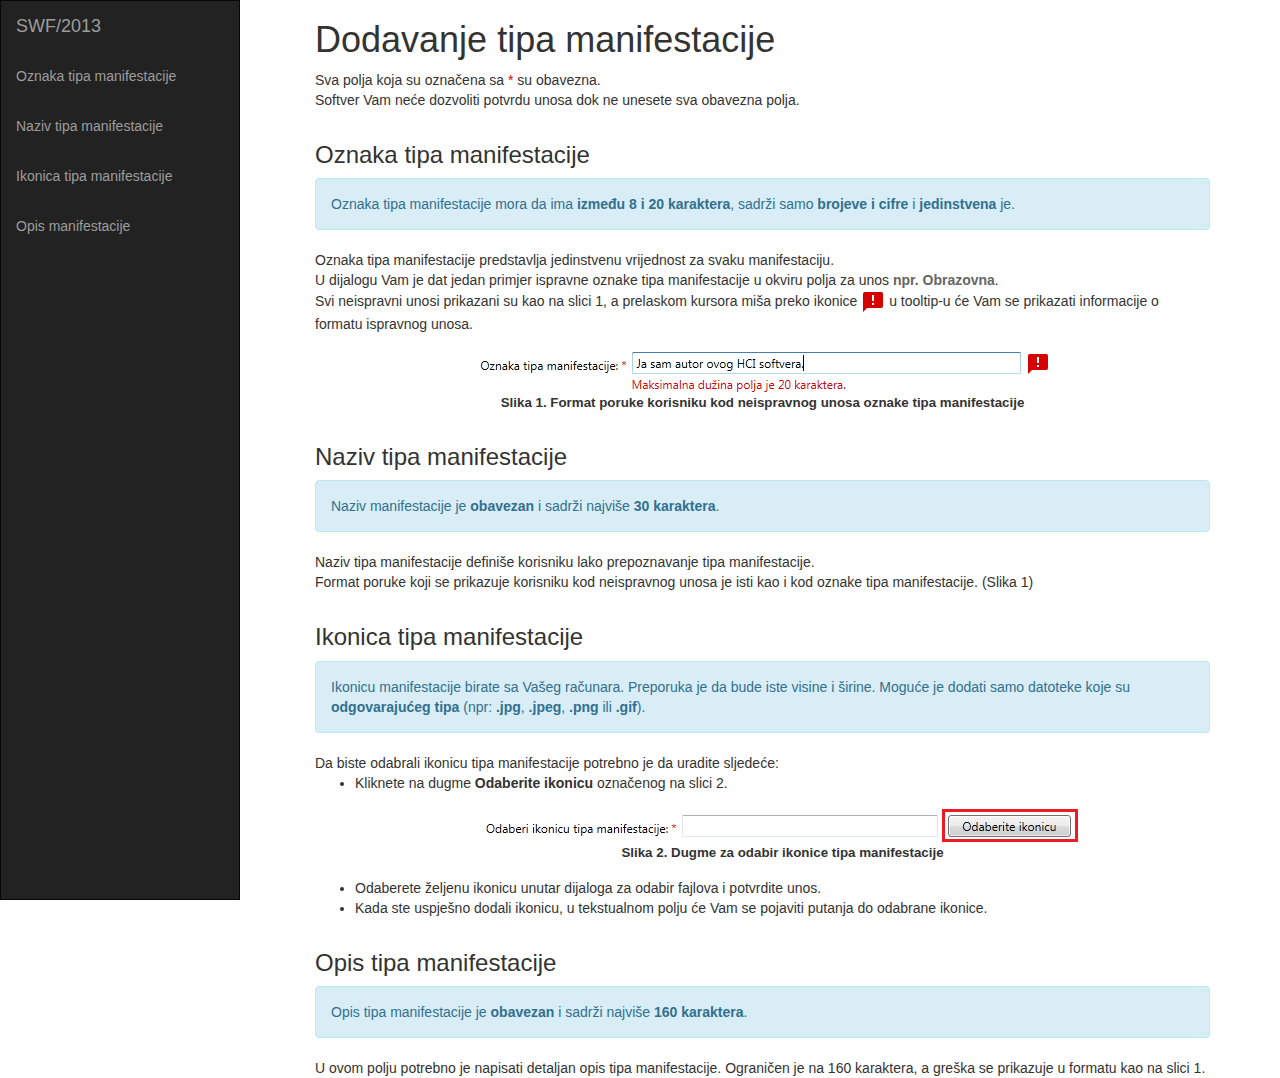
<file: HelpHtml/ManifestationType.html>
<!DOCTYPE html>

<html lang="en" xmlns="http://www.w3.org/1999/xhtml">
<head>
    <meta charset="utf-8" />
    <title>Dodavanje tipa manifestacije</title>
    <link rel="stylesheet" type="text/css" href="css/bootstrap.min.css">
    <link rel="stylesheet" type="text/css" href="css/style.css">
</head>
<body>
  <div class="navbar navbar-inverse navbar-fixed-left">
    <a class="navbar-brand" href="#">SWF/2013</a>
    <ul class="nav navbar-nav">
     <li><a href="#label">Oznaka tipa manifestacije</a></li>
     <li><a href="#name">Naziv tipa manifestacije</a></li>
     <li><a href="#icon">Ikonica tipa manifestacije</a></li>
     <li><a href="#description">Opis manifestacije</a></li>
    </ul>
  </div>
  <div class="container">
    <h1>Dodavanje tipa manifestacije</h1>
    
    <p>
      Sva polja koja su označena sa <span style="color:#D50000;">*</span> su obavezna. <br/>
      Softver Vam neće dozvoliti potvrdu unosa dok ne unesete sva obavezna polja.
    </p>
    
    <div id="label">
      <h3>Oznaka tipa manifestacije</h3>
      <div class="alert alert-info" role="alert">
        Oznaka tipa manifestacije mora da ima <strong>između 8 i 20 karaktera</strong>, 
        sadrži samo <strong>brojeve i cifre</strong> i 
        <strong>jedinstvena</strong> je.
      </div>
      Oznaka tipa manifestacije predstavlja jedinstvenu vrijednost za svaku manifestaciju. <br/>
      U dijalogu Vam je dat jedan primjer ispravne oznake tipa manifestacije u okviru polja za unos <span style="color: #666;"><strong>npr. Obrazovna</strong></span>. <br/>
      Svi neispravni unosi prikazani su kao na slici 1, a prelaskom kursora miša preko ikonice <img src="images/feedback.png"/> u tooltip-u će Vam
      se prikazati informacije o formatu ispravnog unosa. <br/>
      <figure>
        <img src="images/mantype_label_wrong.png"/>
        <figcaption>Slika 1. Format poruke korisniku kod neispravnog unosa oznake tipa manifestacije</figcaption>
      </figure>
    </div>
    
    <div id="name">
      <h3>Naziv tipa manifestacije</h3>
      <div class="alert alert-info" role="alert">
        Naziv manifestacije je <strong>obavezan</strong> i
        sadrži najviše <strong>30 karaktera</strong>.
      </div>
      Naziv tipa manifestacije definiše korisniku lako prepoznavanje tipa manifestacije. <br/>
      Format poruke koji se prikazuje korisniku kod neispravnog unosa je isti kao i kod oznake tipa manifestacije. (Slika 1)
    </div>
    
    <div id="icon">
      <h3>Ikonica tipa manifestacije</h3>
      <div class="alert alert-info" role="alert">
        Ikonicu manifestacije birate sa Vašeg računara. Preporuka je da bude iste visine i širine. Moguće je dodati samo
        datoteke koje su <strong>odgovarajućeg tipa</strong> (npr: <strong>.jpg</strong>, <strong>.jpeg</strong>, <strong>.png</strong> ili <strong>.gif</strong>).
      </div>
      Da biste odabrali ikonicu tipa manifestacije potrebno je da uradite sljedeće:
      <ul>
        <li>
          Kliknete na dugme <strong>Odaberite ikonicu</strong> označenog na slici 2.
          <figure>
            <img src="images/mantype_icon.png"/>
            <figcaption>Slika 2. Dugme za odabir ikonice tipa manifestacije</figcaption>
          </figure>
        </li>
        <li>Odaberete željenu ikonicu unutar dijaloga za odabir fajlova i potvrdite unos.</li>
        <li>
          Kada ste uspješno dodali ikonicu, u tekstualnom polju će Vam se pojaviti putanja do odabrane ikonice.
      </ul>
    </div>
    
    <div id="description">
      <h3>Opis tipa manifestacije</h3>
      <div class="alert alert-info" role="alert">
        Opis tipa manifestacije je <strong>obavezan</strong> i
        sadrži najviše <strong>160 karaktera</strong>.
      </div>
      U ovom polju potrebno je napisati detaljan opis tipa manifestacije. Ograničen je na 160 karaktera, a greška se prikazuje
      u formatu kao na slici 1.
    </div>
</body>
</html>
</file>
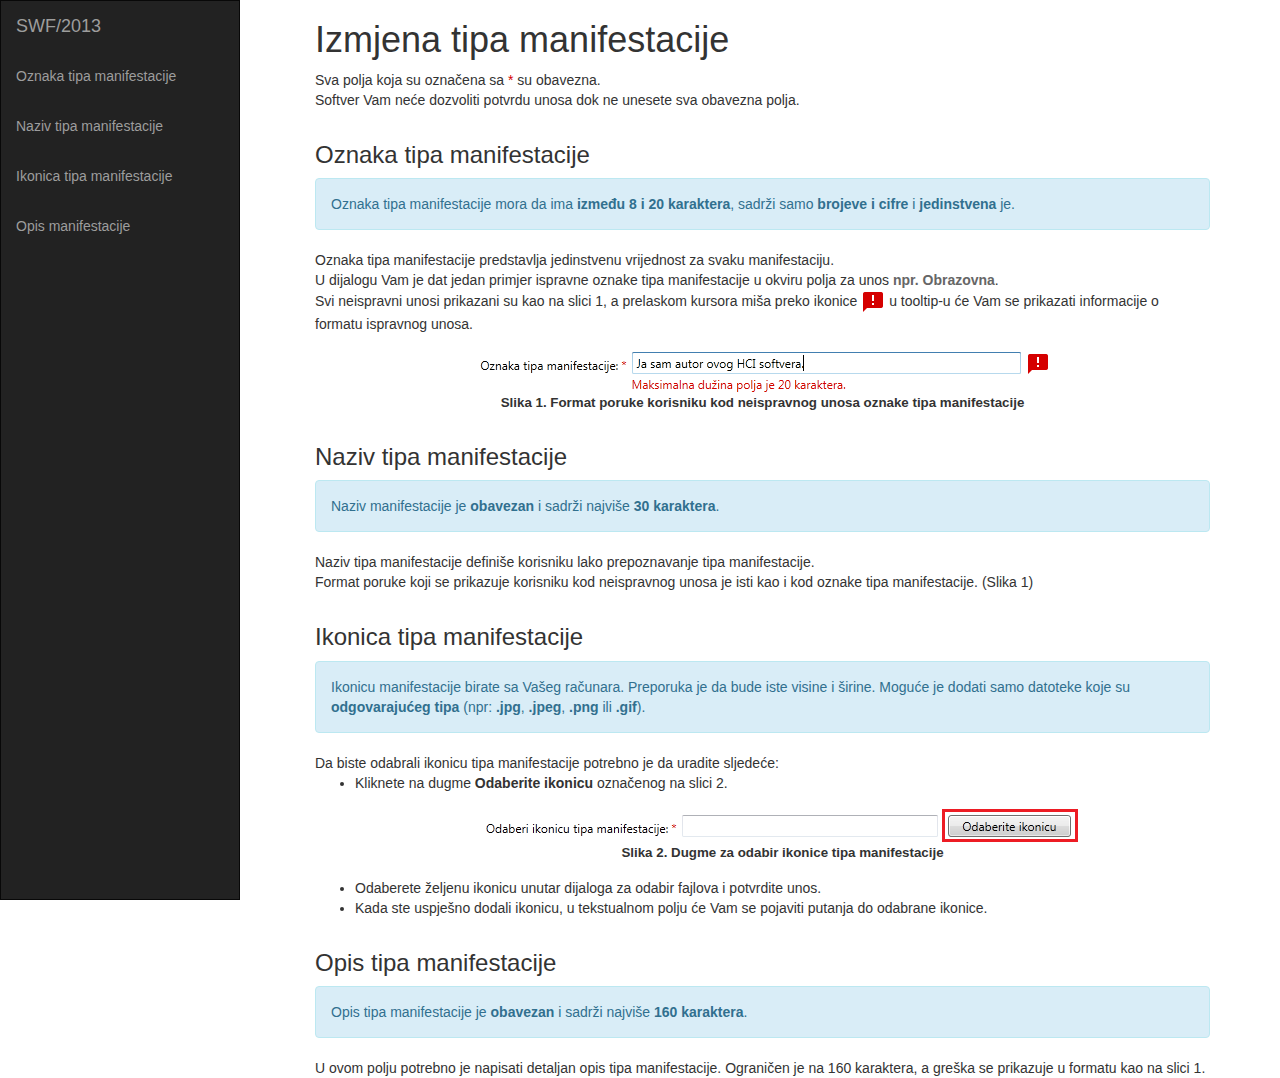
<file: HelpHtml/ManifestationTypeEdit.html>
<!DOCTYPE html>

<html lang="en" xmlns="http://www.w3.org/1999/xhtml">
<head>
    <meta charset="utf-8" />
    <title>Izmjena tipa manifestacije</title>
    <link rel="stylesheet" type="text/css" href="css/bootstrap.min.css">
    <link rel="stylesheet" type="text/css" href="css/style.css">
</head>
<body>
  <div class="navbar navbar-inverse navbar-fixed-left">
    <a class="navbar-brand" href="#">SWF/2013</a>
    <ul class="nav navbar-nav">
     <li><a href="#label">Oznaka tipa manifestacije</a></li>
     <li><a href="#name">Naziv tipa manifestacije</a></li>
     <li><a href="#icon">Ikonica tipa manifestacije</a></li>
     <li><a href="#description">Opis manifestacije</a></li>
    </ul>
  </div>
  <div class="container">
    <h1>Izmjena tipa manifestacije</h1>
    
    <p>
      Sva polja koja su označena sa <span style="color:#D50000;">*</span> su obavezna. <br/>
      Softver Vam neće dozvoliti potvrdu unosa dok ne unesete sva obavezna polja.
    </p>
    
    <div id="label">
      <h3>Oznaka tipa manifestacije</h3>
      <div class="alert alert-info" role="alert">
        Oznaka tipa manifestacije mora da ima <strong>između 8 i 20 karaktera</strong>, 
        sadrži samo <strong>brojeve i cifre</strong> i 
        <strong>jedinstvena</strong> je.
      </div>
      Oznaka tipa manifestacije predstavlja jedinstvenu vrijednost za svaku manifestaciju. <br/>
      U dijalogu Vam je dat jedan primjer ispravne oznake tipa manifestacije u okviru polja za unos <span style="color: #666;"><strong>npr. Obrazovna</strong></span>. <br/>
      Svi neispravni unosi prikazani su kao na slici 1, a prelaskom kursora miša preko ikonice <img src="images/feedback.png"/> u tooltip-u će Vam
      se prikazati informacije o formatu ispravnog unosa. <br/>
      <figure>
        <img src="images/mantype_label_wrong.png"/>
        <figcaption>Slika 1. Format poruke korisniku kod neispravnog unosa oznake tipa manifestacije</figcaption>
      </figure>
    </div>
    
    <div id="name">
      <h3>Naziv tipa manifestacije</h3>
      <div class="alert alert-info" role="alert">
        Naziv manifestacije je <strong>obavezan</strong> i
        sadrži najviše <strong>30 karaktera</strong>.
      </div>
      Naziv tipa manifestacije definiše korisniku lako prepoznavanje tipa manifestacije. <br/>
      Format poruke koji se prikazuje korisniku kod neispravnog unosa je isti kao i kod oznake tipa manifestacije. (Slika 1)
    </div>
    
    <div id="icon">
      <h3>Ikonica tipa manifestacije</h3>
      <div class="alert alert-info" role="alert">
        Ikonicu manifestacije birate sa Vašeg računara. Preporuka je da bude iste visine i širine. Moguće je dodati samo
        datoteke koje su <strong>odgovarajućeg tipa</strong> (npr: <strong>.jpg</strong>, <strong>.jpeg</strong>, <strong>.png</strong> ili <strong>.gif</strong>).
      </div>
      Da biste odabrali ikonicu tipa manifestacije potrebno je da uradite sljedeće:
      <ul>
        <li>
          Kliknete na dugme <strong>Odaberite ikonicu</strong> označenog na slici 2.
          <figure>
            <img src="images/mantype_icon.png"/>
            <figcaption>Slika 2. Dugme za odabir ikonice tipa manifestacije</figcaption>
          </figure>
        </li>
        <li>Odaberete željenu ikonicu unutar dijaloga za odabir fajlova i potvrdite unos.</li>
        <li>
          Kada ste uspješno dodali ikonicu, u tekstualnom polju će Vam se pojaviti putanja do odabrane ikonice.
      </ul>
    </div>
    
    <div id="description">
      <h3>Opis tipa manifestacije</h3>
      <div class="alert alert-info" role="alert">
        Opis tipa manifestacije je <strong>obavezan</strong> i
        sadrži najviše <strong>160 karaktera</strong>.
      </div>
      U ovom polju potrebno je napisati detaljan opis tipa manifestacije. Ograničen je na 160 karaktera, a greška se prikazuje
      u formatu kao na slici 1.
    </div>
</body>
</html>
</file>
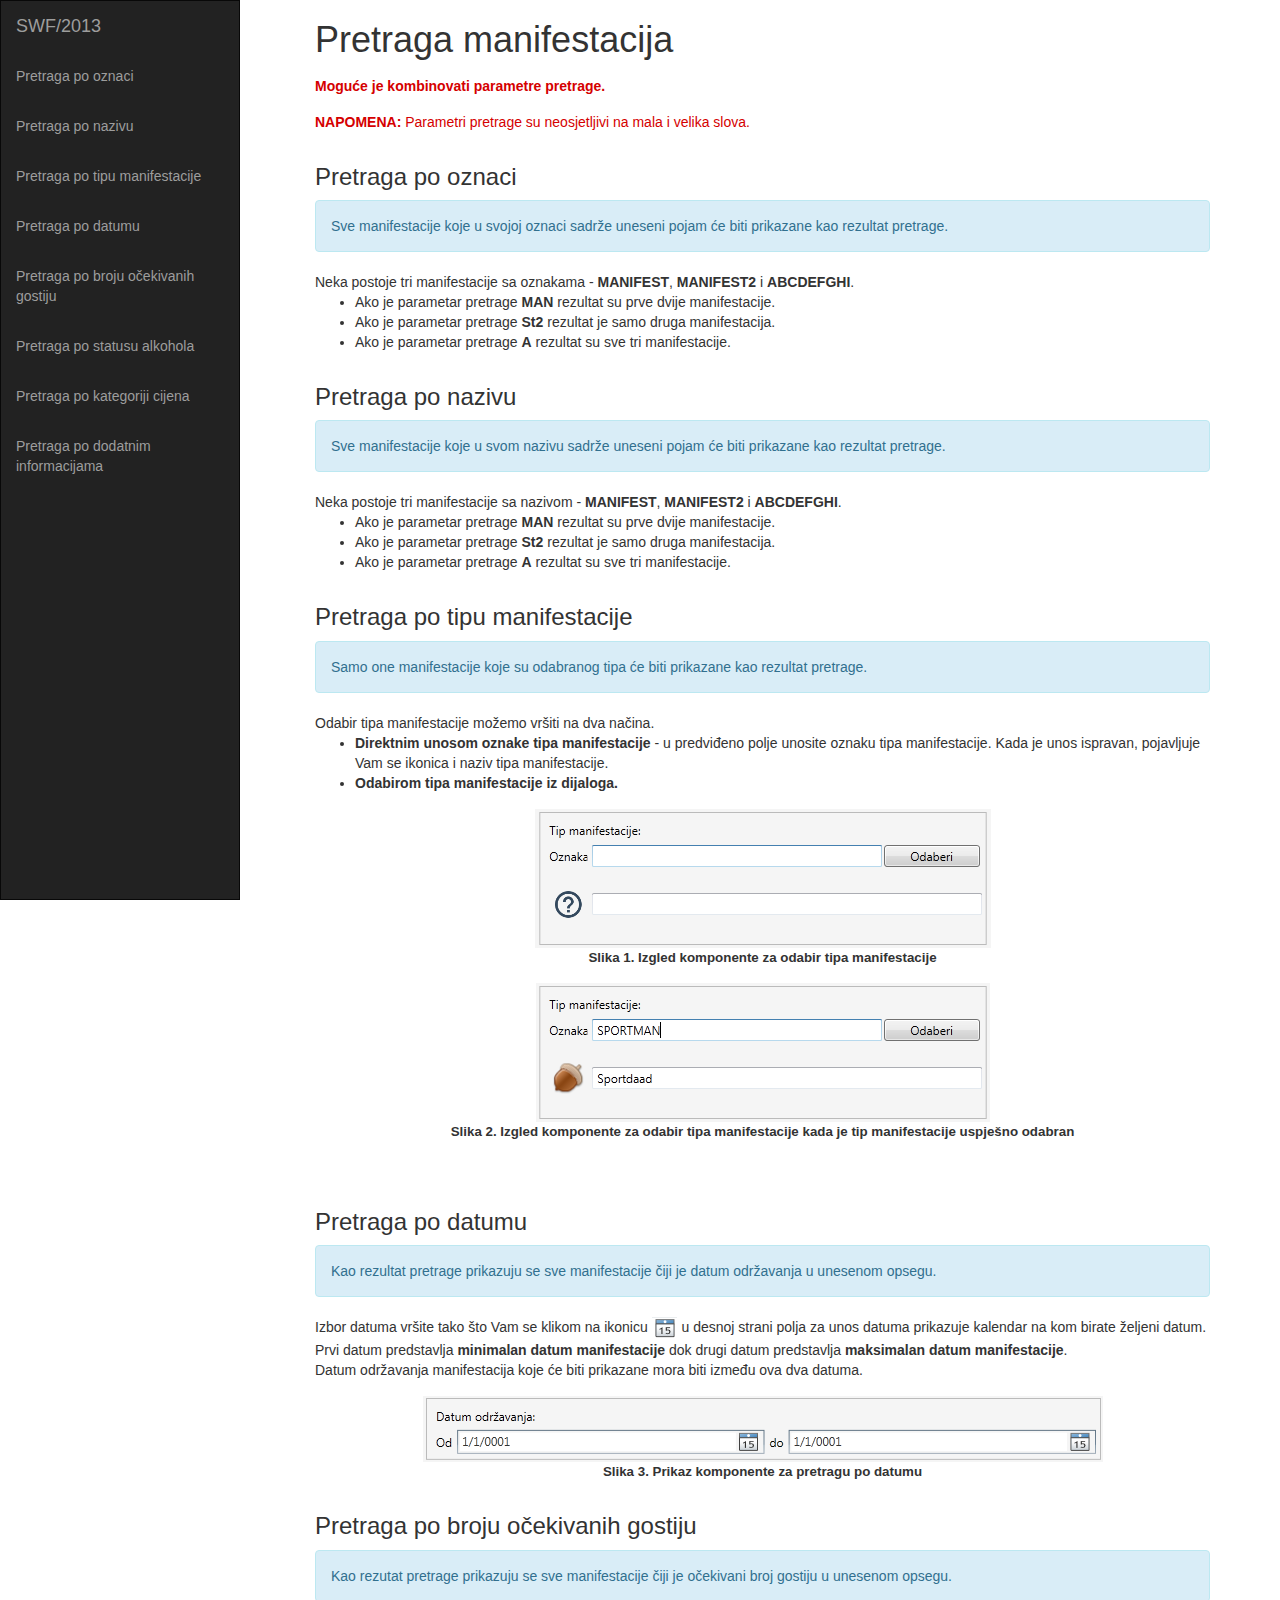
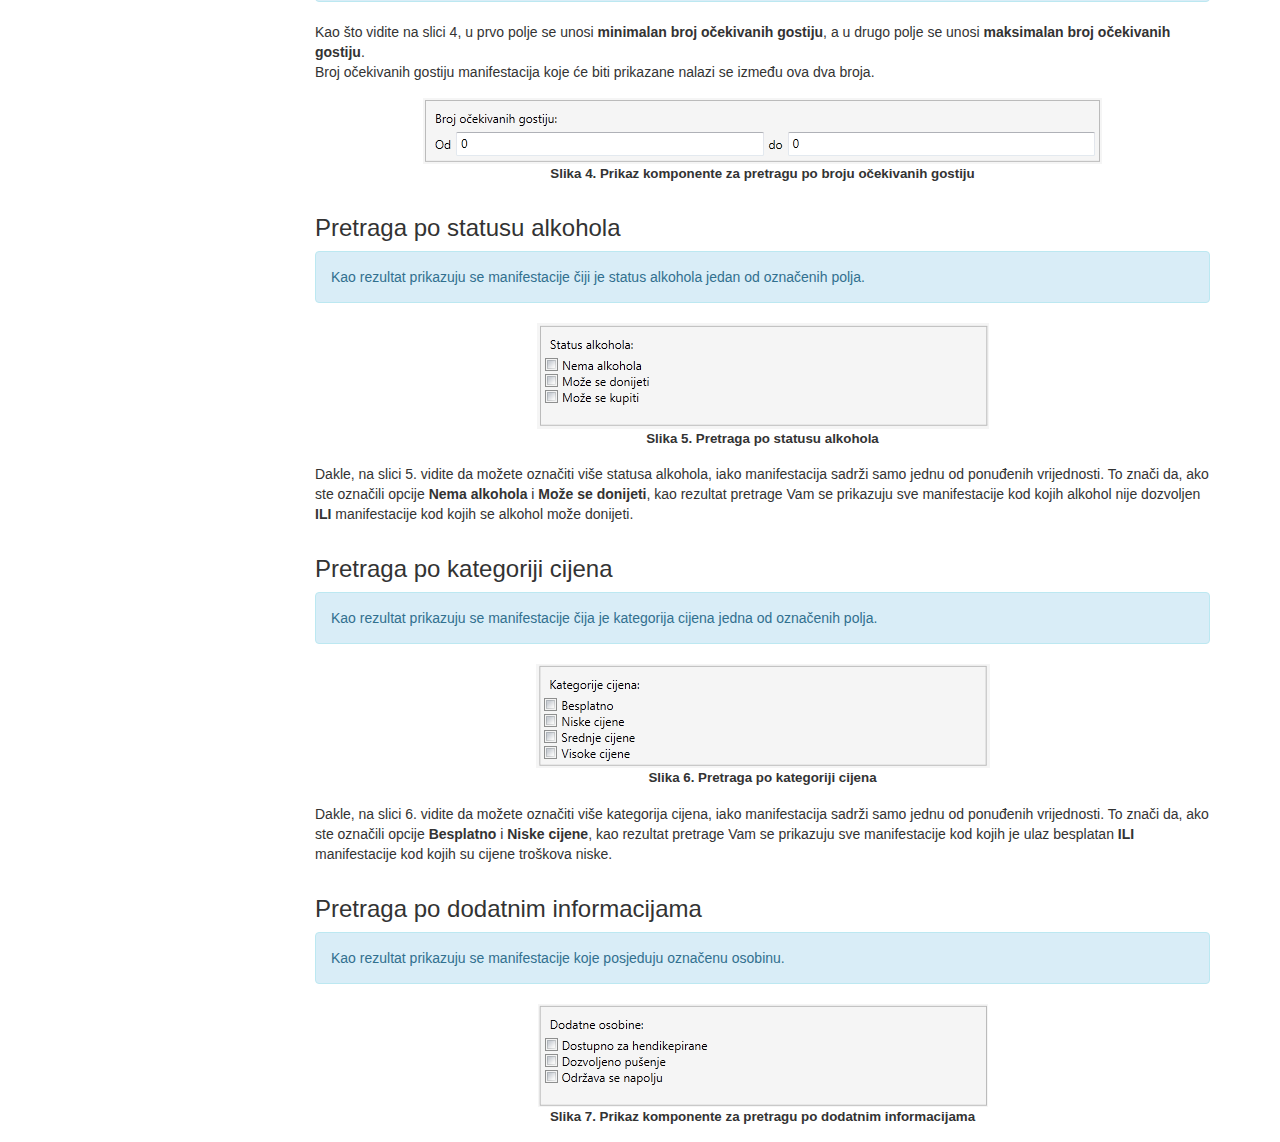
<file: HelpHtml/SearchManifestations.html>
<!DOCTYPE html>

<html lang="en" xmlns="http://www.w3.org/1999/xhtml">
<head>
    <meta charset="utf-8" />
    <title>Pretraga manifestacija</title>
    <link rel="stylesheet" type="text/css" href="css/bootstrap.min.css">
    <link rel="stylesheet" type="text/css" href="css/style.css">
</head>
<body>
  <div class="navbar navbar-inverse navbar-fixed-left">
    <a class="navbar-brand" href="#">SWF/2013</a>
    <ul class="nav navbar-nav">
     <li><a href="#label">Pretraga po oznaci</a></li>
     <li><a href="#name">Pretraga po nazivu</a></li>
     <li><a href="#type">Pretraga po tipu manifestacije</a></li>
     <li><a href="#date">Pretraga po datumu</a></li>
     <li><a href="#guests">Pretraga po broju očekivanih gostiju</a></li>
     <li><a href="#alcohol">Pretraga po statusu alkohola</a></li>
     <li><a href="#price">Pretraga po kategoriji cijena</a></li>
     <li><a href="#additional">Pretraga po dodatnim informacijama</a></li>
    </ul>
  </div>
  <div class="container">
    <h1>Pretraga manifestacija</h1>
    
    <p style="color: #D50000; margin-top: 16px;">
      <strong>Moguće je kombinovati parametre pretrage.</strong>
    </p>
    
    <p style="color: #D50000; margin-top: 16px;">
      <strong>NAPOMENA: </strong>
      Parametri pretrage su neosjetljivi na mala i velika slova.
    </p>
    
    <div id="label">
      <h3>Pretraga po oznaci</h3>
      <div class="alert alert-info" role="alert">
        Sve manifestacije koje u svojoj oznaci sadrže uneseni pojam će biti prikazane kao rezultat pretrage.
      </div>
      
      Neka postoje tri manifestacije sa oznakama - <strong>MANIFEST</strong>, <strong>MANIFEST2</strong> i <strong>ABCDEFGHI</strong>. <br/>
      <ul>
        <li> Ako je parametar pretrage <strong>MAN</strong> rezultat su prve dvije manifestacije. </li>
        <li> Ako je parametar pretrage <strong>St2</strong> rezultat je samo druga manifestacija. </li>
        <li> Ako je parametar pretrage <strong>A</strong> rezultat su sve tri manifestacije. </li>
      </ul>
    
    </div>
    
    <div id="name">
      <h3>Pretraga po nazivu</h3>
      <div class="alert alert-info" role="alert">
        Sve manifestacije koje u svom nazivu sadrže uneseni pojam će biti prikazane kao rezultat pretrage.
      </div>
      
      Neka postoje tri manifestacije sa nazivom - <strong>MANIFEST</strong>, <strong>MANIFEST2</strong> i <strong>ABCDEFGHI</strong>. <br/>
      <ul>
        <li> Ako je parametar pretrage <strong>MAN</strong> rezultat su prve dvije manifestacije. </li>
        <li> Ako je parametar pretrage <strong>St2</strong> rezultat je samo druga manifestacija. </li>
        <li> Ako je parametar pretrage <strong>A</strong> rezultat su sve tri manifestacije. </li>
      </ul>
    </div>
    
    <div id="type">
      <h3>Pretraga po tipu manifestacije</h3>
      <div class="alert alert-info" role="alert">
        Samo one manifestacije koje su odabranog tipa će biti prikazane kao rezultat pretrage.
      </div>
      
      Odabir tipa manifestacije možemo vršiti na dva načina.
      <ul>
        <li><b>Direktnim unosom oznake tipa manifestacije</b> - u predviđeno polje unosite oznaku tipa manifestacije.
        Kada je unos ispravan, pojavljuje Vam se ikonica i naziv tipa manifestacije. </li>
        <li><b>Odabirom tipa manifestacije iz dijaloga.</b></li>
      </ul>
      
      <figure>
        <img src="images/choose_type.png"/>
        <figcaption>Slika 1. Izgled komponente za odabir tipa manifestacije</figcaption>
      </figure>
      
      <figure>
        <img src="images/choosen_type.png"/>
        <figcaption>Slika 2. Izgled komponente za odabir tipa manifestacije kada je tip manifestacije uspješno odabran</figcaption>
      </figure>
    </div>
    <br/>
    
    <div id="date">
      <h3>Pretraga po datumu</h3>
      <div class="alert alert-info" role="alert">
        Kao rezultat pretrage prikazuju se sve manifestacije čiji je datum održavanja u unesenom opsegu.
      </div>
      Izbor datuma vršite tako što Vam se klikom na ikonicu <img src="images/calendar.png"/> 
      u desnoj strani polja za unos datuma prikazuje kalendar na kom birate željeni datum. </br>
      Prvi datum predstavlja <b>minimalan datum manifestacije</b> dok drugi datum predstavlja <b> maksimalan
        datum manifestacije</b>.<br/>
      Datum održavanja manifestacija koje će biti prikazane mora biti između ova dva datuma.
      <figure>
        <img src="images/date_search.png"/>
        <figcaption>Slika 3. Prikaz komponente za pretragu po datumu</figcaption>
      </figure>
    </div>
    
    <div id="guests">
      <h3>Pretraga po broju očekivanih gostiju</h3>
      <div class="alert alert-info" role="alert">
        Kao rezutat pretrage prikazuju se sve manifestacije čiji je očekivani broj gostiju u unesenom opsegu.
      </div>
      Kao što vidite na slici 4, u prvo polje se unosi <b>minimalan broj očekivanih gostiju</b>, a u drugo polje
      se unosi <b>maksimalan broj očekivanih gostiju</b>.<br/>
      Broj očekivanih gostiju manifestacija koje će biti prikazane nalazi se između ova dva broja.
      <figure>
        <img src="images/search_guest.png"/>
        <figcaption>Slika 4. Prikaz komponente za pretragu po broju očekivanih gostiju</figcaption>
      </figure>
    </div>
    
    <div id="alcohol">
      <h3>Pretraga po statusu alkohola</h3>
      
      <div class="alert alert-info" role="alert">
        Kao rezultat prikazuju se manifestacije čiji je status alkohola jedan od označenih polja.
      </div>
      
      <figure>
        <img src="images/alcohol_status_search.png"/>
        <figcaption>Slika 5. Pretraga po statusu alkohola</figcaption>
      </figure>
      
      Dakle, na slici 5. vidite da možete označiti više statusa alkohola, iako manifestacija sadrži samo jednu od ponuđenih vrijednosti.
      To znači da, ako ste označili opcije <b>Nema alkohola</b> i <b>Može se donijeti</b>, kao rezultat pretrage Vam se prikazuju sve
      manifestacije kod kojih alkohol nije dozvoljen <b>ILI</b> manifestacije kod kojih se alkohol može donijeti.      
    </div>

    <div id="price">
      <h3>Pretraga po kategoriji cijena</h3>
      
      <div class="alert alert-info" role="alert">
        Kao rezultat prikazuju se manifestacije čija je kategorija cijena jedna od označenih polja.
      </div>

      <figure>
        <img src="images/price_category_search.png"/>
        <figcaption>Slika 6. Pretraga po kategoriji cijena</figcaption>
      </figure>
    
      Dakle, na slici 6. vidite da možete označiti više kategorija cijena, iako manifestacija sadrži samo jednu od ponuđenih vrijednosti.
      To znači da, ako ste označili opcije <b>Besplatno</b> i <b>Niske cijene</b>, kao rezultat pretrage Vam se prikazuju sve
      manifestacije kod kojih je ulaz besplatan <b>ILI</b> manifestacije kod kojih su cijene troškova niske.   
    </div>
    
    <div id="additional">
      <h3>Pretraga po dodatnim informacijama</h3>
      
      <div class="alert alert-info" role="alert">
        Kao rezultat prikazuju se manifestacije koje posjeduju označenu osobinu.
      </div>
      
      <figure>
        <img src="images/search_additional.png"/>
        <figcaption>Slika 7. Prikaz komponente za pretragu po dodatnim informacijama</figcaption>
      </figure>
    </div>
</body>
</html>
</file>
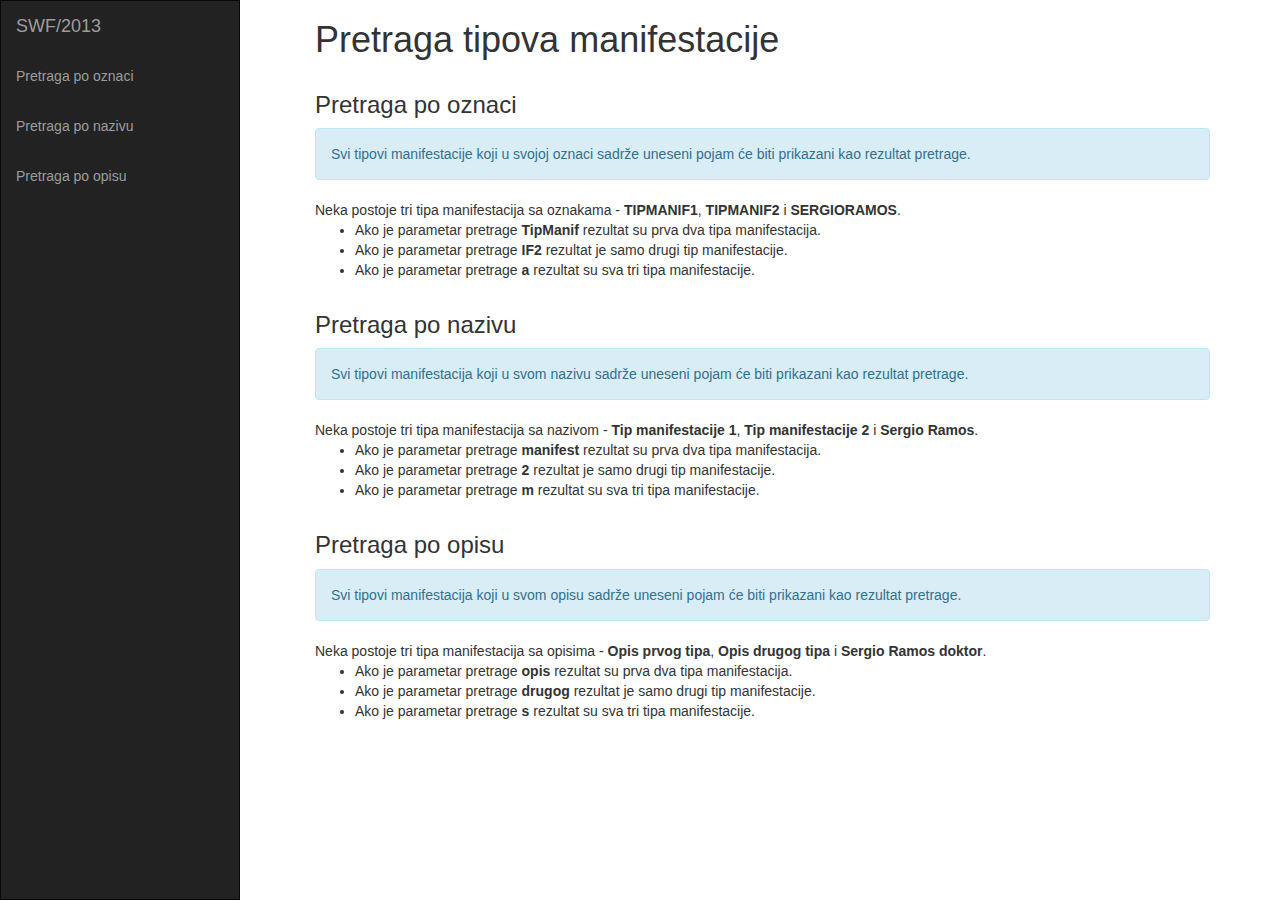
<file: HelpHtml/SearchManifestationTypes.html>
<!DOCTYPE html>

<html lang="en" xmlns="http://www.w3.org/1999/xhtml">
<head>
    <meta charset="utf-8" />
    <title>Pretraga tipova manifestacije</title>
    <link rel="stylesheet" type="text/css" href="css/bootstrap.min.css">
    <link rel="stylesheet" type="text/css" href="css/style.css">
</head>
<body>
  <div class="navbar navbar-inverse navbar-fixed-left">
    <a class="navbar-brand" href="#">SWF/2013</a>
    <ul class="nav navbar-nav">
     <li><a href="#label">Pretraga po oznaci</a></li>
     <li><a href="#name">Pretraga po nazivu</a></li>
     <li><a href="#description">Pretraga po opisu</a></li>
    </ul>
  </div>
  <div class="container">
    <h1>Pretraga tipova manifestacije</h1>
    
    <div id="label">
      <h3>Pretraga po oznaci</h3>
      <div class="alert alert-info" role="alert">
        Svi tipovi manifestacije koji u svojoj oznaci sadrže uneseni pojam će biti prikazani kao rezultat pretrage.
      </div>
      
      Neka postoje tri tipa manifestacija sa oznakama - <strong>TIPMANIF1</strong>, <strong>TIPMANIF2</strong> i <strong>SERGIORAMOS</strong>. <br/>
      <ul>
        <li> Ako je parametar pretrage <strong>TipManif</strong> rezultat su prva dva tipa manifestacija. </li>
        <li> Ako je parametar pretrage <strong>IF2</strong> rezultat je samo drugi tip manifestacije. </li>
        <li> Ako je parametar pretrage <strong>a</strong> rezultat su sva tri tipa manifestacije. </li>
      </ul>
    </div>
    
    <div id="name">
      <h3>Pretraga po nazivu</h3>
      <div class="alert alert-info" role="alert">
        Svi tipovi manifestacija koji u svom nazivu sadrže uneseni pojam će biti prikazani kao rezultat pretrage.
      </div>
      
      Neka postoje tri tipa manifestacija sa nazivom - <strong>Tip manifestacije 1</strong>, <strong>Tip manifestacije 2</strong> i <strong>Sergio Ramos</strong>. <br/>
      <ul>
        <li> Ako je parametar pretrage <strong>manifest</strong> rezultat su prva dva tipa manifestacija. </li>
        <li> Ako je parametar pretrage <strong>2</strong> rezultat je samo drugi tip manifestacije. </li>
        <li> Ako je parametar pretrage <strong>m</strong> rezultat su sva tri tipa manifestacije. </li>
      </ul>
    </div>

    <div id="description">
      <h3>Pretraga po opisu</h3>
      <div class="alert alert-info" role="alert">
        Svi tipovi manifestacija koji u svom opisu sadrže uneseni pojam će biti prikazani kao rezultat pretrage.
      </div>

      Neka postoje tri tipa manifestacija sa opisima - <strong>Opis prvog tipa</strong>, <strong>Opis drugog tipa</strong> i <strong>Sergio Ramos doktor</strong>. <br/>
      <ul>
        <li> Ako je parametar pretrage <strong>opis</strong> rezultat su prva dva tipa manifestacija. </li>
        <li> Ako je parametar pretrage <strong>drugog</strong> rezultat je samo drugi tip manifestacije. </li>
        <li> Ako je parametar pretrage <strong>s</strong> rezultat su sva tri tipa manifestacije. </li>
      </ul>

    </div>
</body>
</html>
</file>
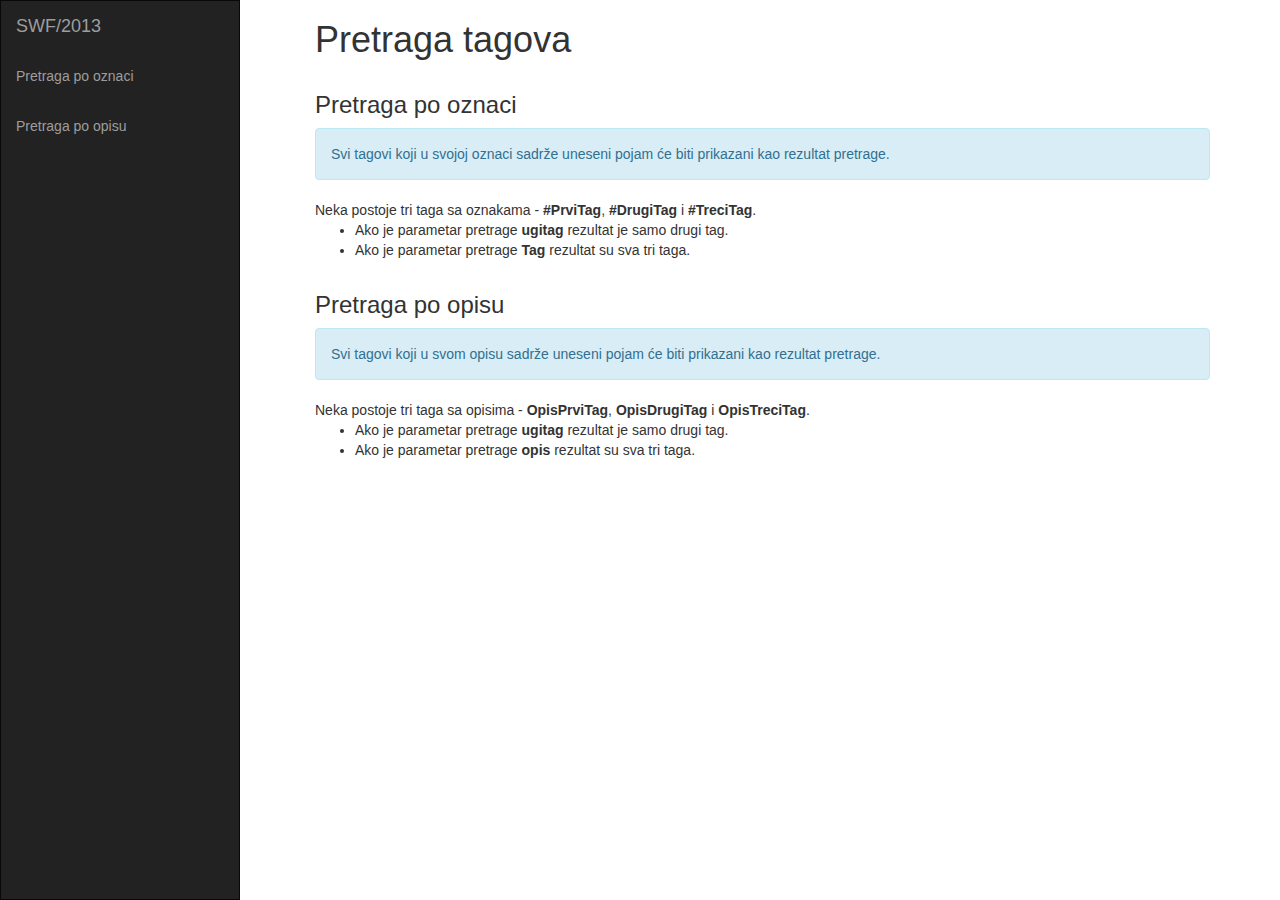
<file: HelpHtml/SearchTags.html>
<!DOCTYPE html>

<html lang="en" xmlns="http://www.w3.org/1999/xhtml">
<head>
    <meta charset="utf-8" />
    <title>Pretraga tagova</title>
    <link rel="stylesheet" type="text/css" href="css/bootstrap.min.css">
    <link rel="stylesheet" type="text/css" href="css/style.css">
</head>
<body>
  <div class="navbar navbar-inverse navbar-fixed-left">
    <a class="navbar-brand" href="#">SWF/2013</a>
    <ul class="nav navbar-nav">
     <li><a href="#label">Pretraga po oznaci</a></li>
     <li><a href="#description">Pretraga po opisu</a></li>
    </ul>
  </div>
  <div class="container">
    <h1>Pretraga tagova</h1>
    
    <div id="label">
      <h3>Pretraga po oznaci</h3>
      <div class="alert alert-info" role="alert">
        Svi tagovi koji u svojoj oznaci sadrže uneseni pojam će biti prikazani kao rezultat pretrage.
      </div>
      
      Neka postoje tri taga sa oznakama - <strong>#PrviTag</strong>, <strong>#DrugiTag</strong> i <strong>#TreciTag</strong>. <br/>
      <ul>
        <li> Ako je parametar pretrage <strong>ugitag</strong> rezultat je samo drugi tag. </li>
        <li> Ako je parametar pretrage <strong>Tag</strong> rezultat su sva tri taga. </li>
      </ul>
    </div>

    <div id="description">
      <h3>Pretraga po opisu</h3>
      <div class="alert alert-info" role="alert">
        Svi tagovi koji u svom opisu sadrže uneseni pojam će biti prikazani kao rezultat pretrage.
      </div>

      Neka postoje tri taga sa opisima - <strong>OpisPrviTag</strong>, <strong>OpisDrugiTag</strong> i <strong>OpisTreciTag</strong>. <br/>
      <ul>
        <li> Ako je parametar pretrage <strong>ugitag</strong> rezultat je samo drugi tag. </li>
        <li> Ako je parametar pretrage <strong>opis</strong> rezultat su sva tri taga. </li>
      </ul>

    </div>
</body>
</html>
</file>
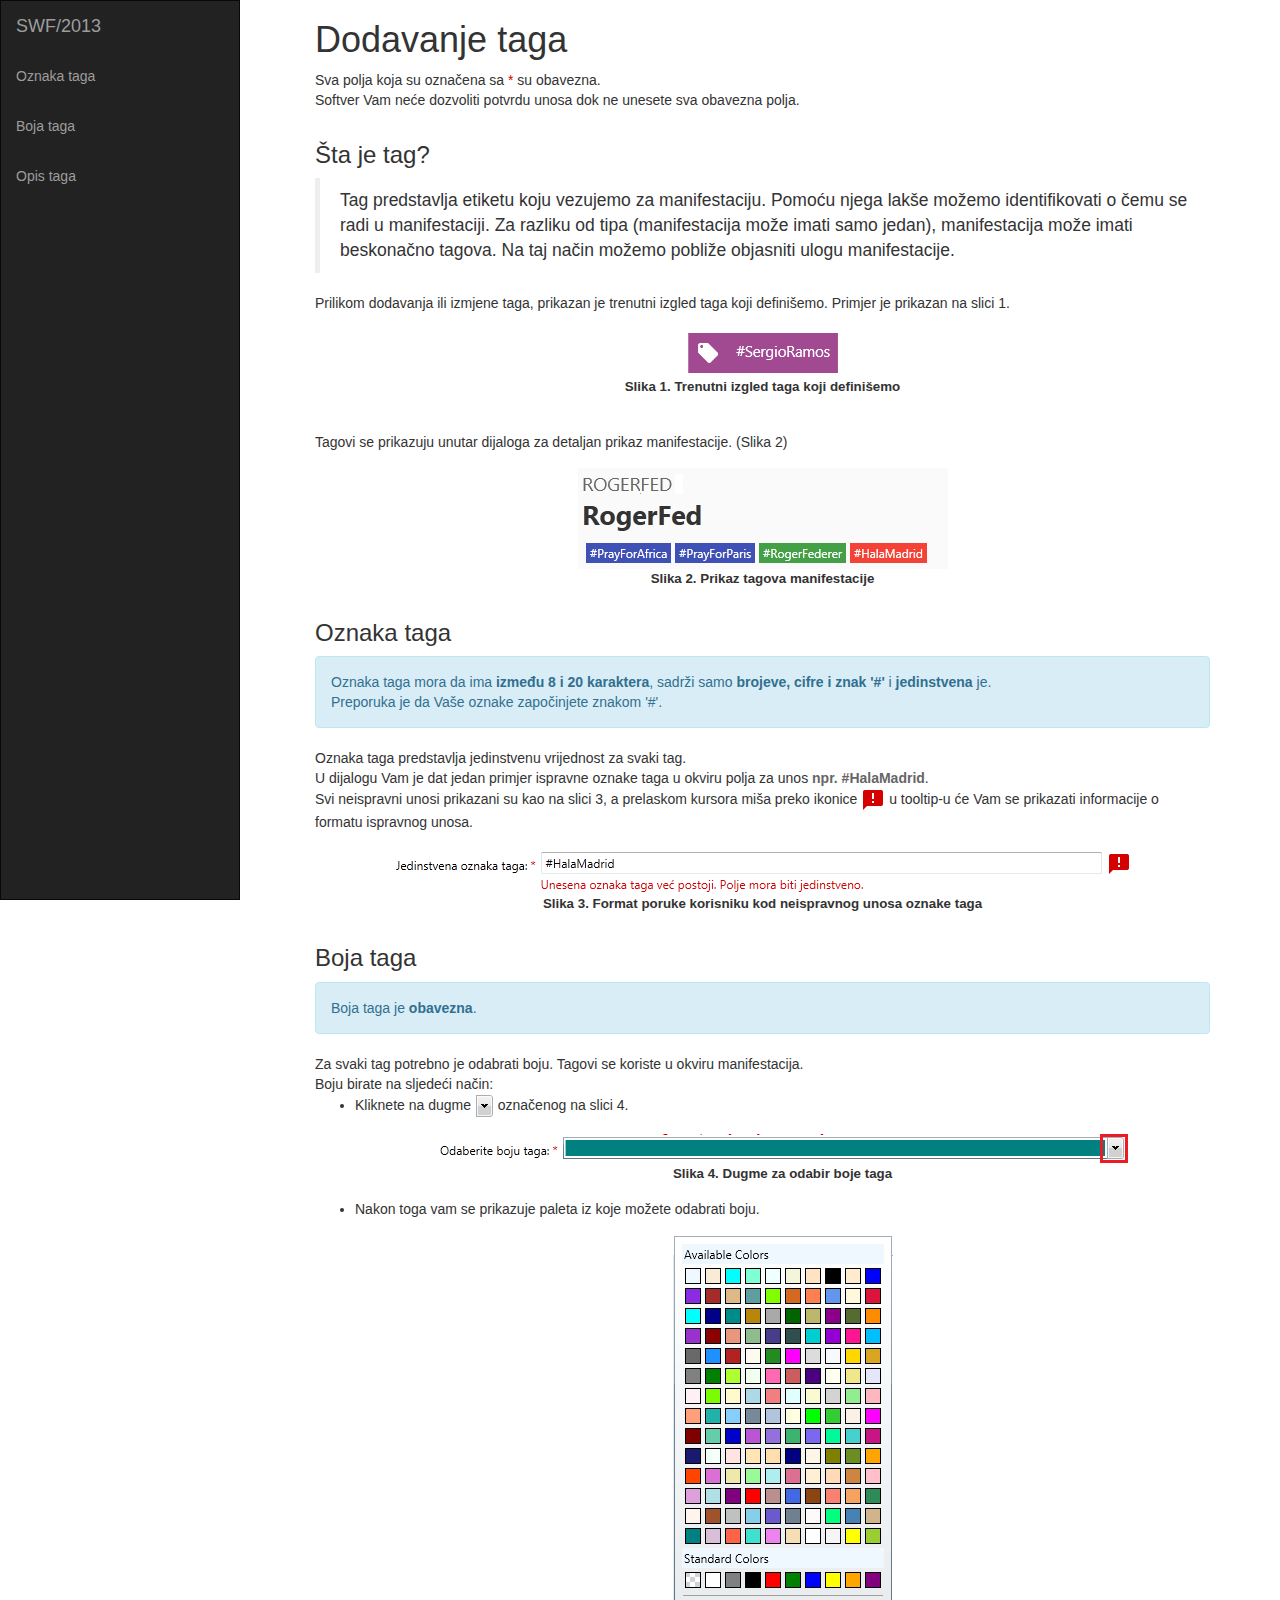
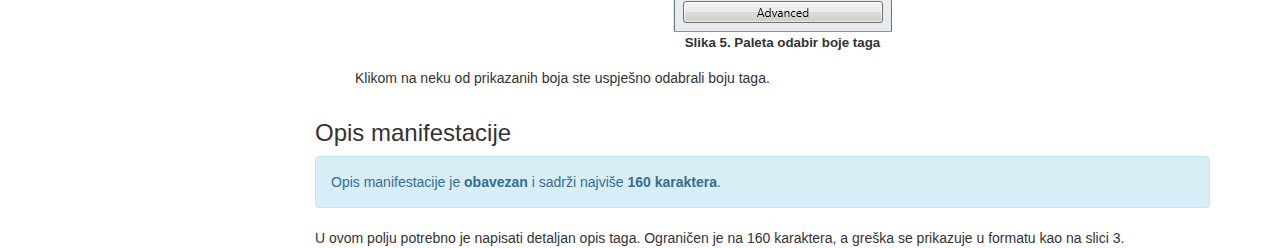
<file: HelpHtml/Tag.html>
<!DOCTYPE html>

<html lang="en" xmlns="http://www.w3.org/1999/xhtml">
<head>
    <meta charset="utf-8" />
    <title>Dodavanje taga</title>
    <link rel="stylesheet" type="text/css" href="css/bootstrap.min.css">
    <link rel="stylesheet" type="text/css" href="css/style.css">
</head>
<body>
  <div class="navbar navbar-inverse navbar-fixed-left">
    <a class="navbar-brand" href="#">SWF/2013</a>
    <ul class="nav navbar-nav">
     <li><a href="#label">Oznaka taga</a></li>
     <li><a href="#color">Boja taga</a></li>
     <li><a href="#description">Opis taga</a></li>
    </ul>
  </div>
  <div class="container">
    <h1>Dodavanje taga</h1>
    
    <p>
      Sva polja koja su označena sa <span style="color:#D50000;">*</span> su obavezna. <br/>
      Softver Vam neće dozvoliti potvrdu unosa dok ne unesete sva obavezna polja.
    </p>
    
    <div>
      <h3>Šta je tag?</h3>
      <blockquote>
        <p>
          Tag predstavlja etiketu koju vezujemo za manifestaciju. Pomoću njega lakše možemo identifikovati o čemu se radi u
          manifestaciji. Za razliku od tipa (manifestacija može imati samo jedan), manifestacija može imati beskonačno tagova.
          Na taj način možemo pobliže objasniti ulogu manifestacije.
        </p>
      </blockquote>
      Prilikom dodavanja ili izmjene taga, prikazan je trenutni izgled taga koji definišemo. Primjer je prikazan na slici 1. 
      <br/>
      <figure>
        <img src="images/tag_preview.png"/>
        <figcaption>Slika 1. Trenutni izgled taga koji definišemo </figcaption>
      </figure><br/>
      Tagovi se prikazuju unutar dijaloga za detaljan prikaz manifestacije. (Slika 2)
      <br/>
      <figure>
        <img src="images/manifestation_tags.png"/>
        <figcaption>Slika 2. Prikaz tagova manifestacije</figcaption>
      </figure>
    </div>
    
    <div id="label">
      <h3>Oznaka taga</h3>
      <div class="alert alert-info" role="alert">
        Oznaka taga mora da ima <strong>između 8 i 20 karaktera</strong>, 
        sadrži samo <strong>brojeve, cifre i znak '#'</strong> i 
        <strong>jedinstvena</strong> je. <br/>
        Preporuka je da Vaše oznake započinjete znakom '#'.
      </div>
      Oznaka taga predstavlja jedinstvenu vrijednost za svaki tag. <br/>
      U dijalogu Vam je dat jedan primjer ispravne oznake taga u okviru polja za unos <span style="color: #666;"><strong>npr. #HalaMadrid</strong></span>. <br/>
      Svi neispravni unosi prikazani su kao na slici 3, a prelaskom kursora miša preko ikonice <img src="images/feedback.png"/> u tooltip-u će Vam
      se prikazati informacije o formatu ispravnog unosa. <br/>
      <figure>
        <img src="images/tag_label_wrong.png"/>
        <figcaption>Slika 3. Format poruke korisniku kod neispravnog unosa oznake taga</figcaption>
      </figure>
    </div>
    
    <div id="color">
      <h3>Boja taga</h3>
      <div class="alert alert-info" role="alert">
        Boja taga je <strong>obavezna</strong>.
      </div>
      Za svaki tag potrebno je odabrati boju. Tagovi se koriste u okviru manifestacija. <br/>
      Boju birate na sljedeći način:
      <ul>
        <li>
          Kliknete na dugme <img src="images/arrow_down.png"/> označenog na slici 4.<br/>
          <figure>
            <img src="images/color_step_1.png"/>
            <figcaption>Slika 4. Dugme za odabir boje taga</figcaption>
          </figure>
        </li>
        <li>
          Nakon toga vam se prikazuje paleta iz koje možete odabrati boju. <br/>
          <figure>
            <img src="images/palette.png"/>
            <figcaption>Slika 5. Paleta odabir boje taga</figcaption>
          </figure>
          Klikom na neku od prikazanih boja ste uspješno odabrali boju taga.
        </li>
      </ul>
    </div>
    
    <div id="description">
      <h3>Opis manifestacije</h3>
      <div class="alert alert-info" role="alert">
        Opis manifestacije je <strong>obavezan</strong> i
        sadrži najviše <strong>160 karaktera</strong>.
      </div>
      U ovom polju potrebno je napisati detaljan opis taga. Ograničen je na 160 karaktera, a greška se prikazuje
      u formatu kao na slici 3.
    </div>
</body>
</html>
</file>
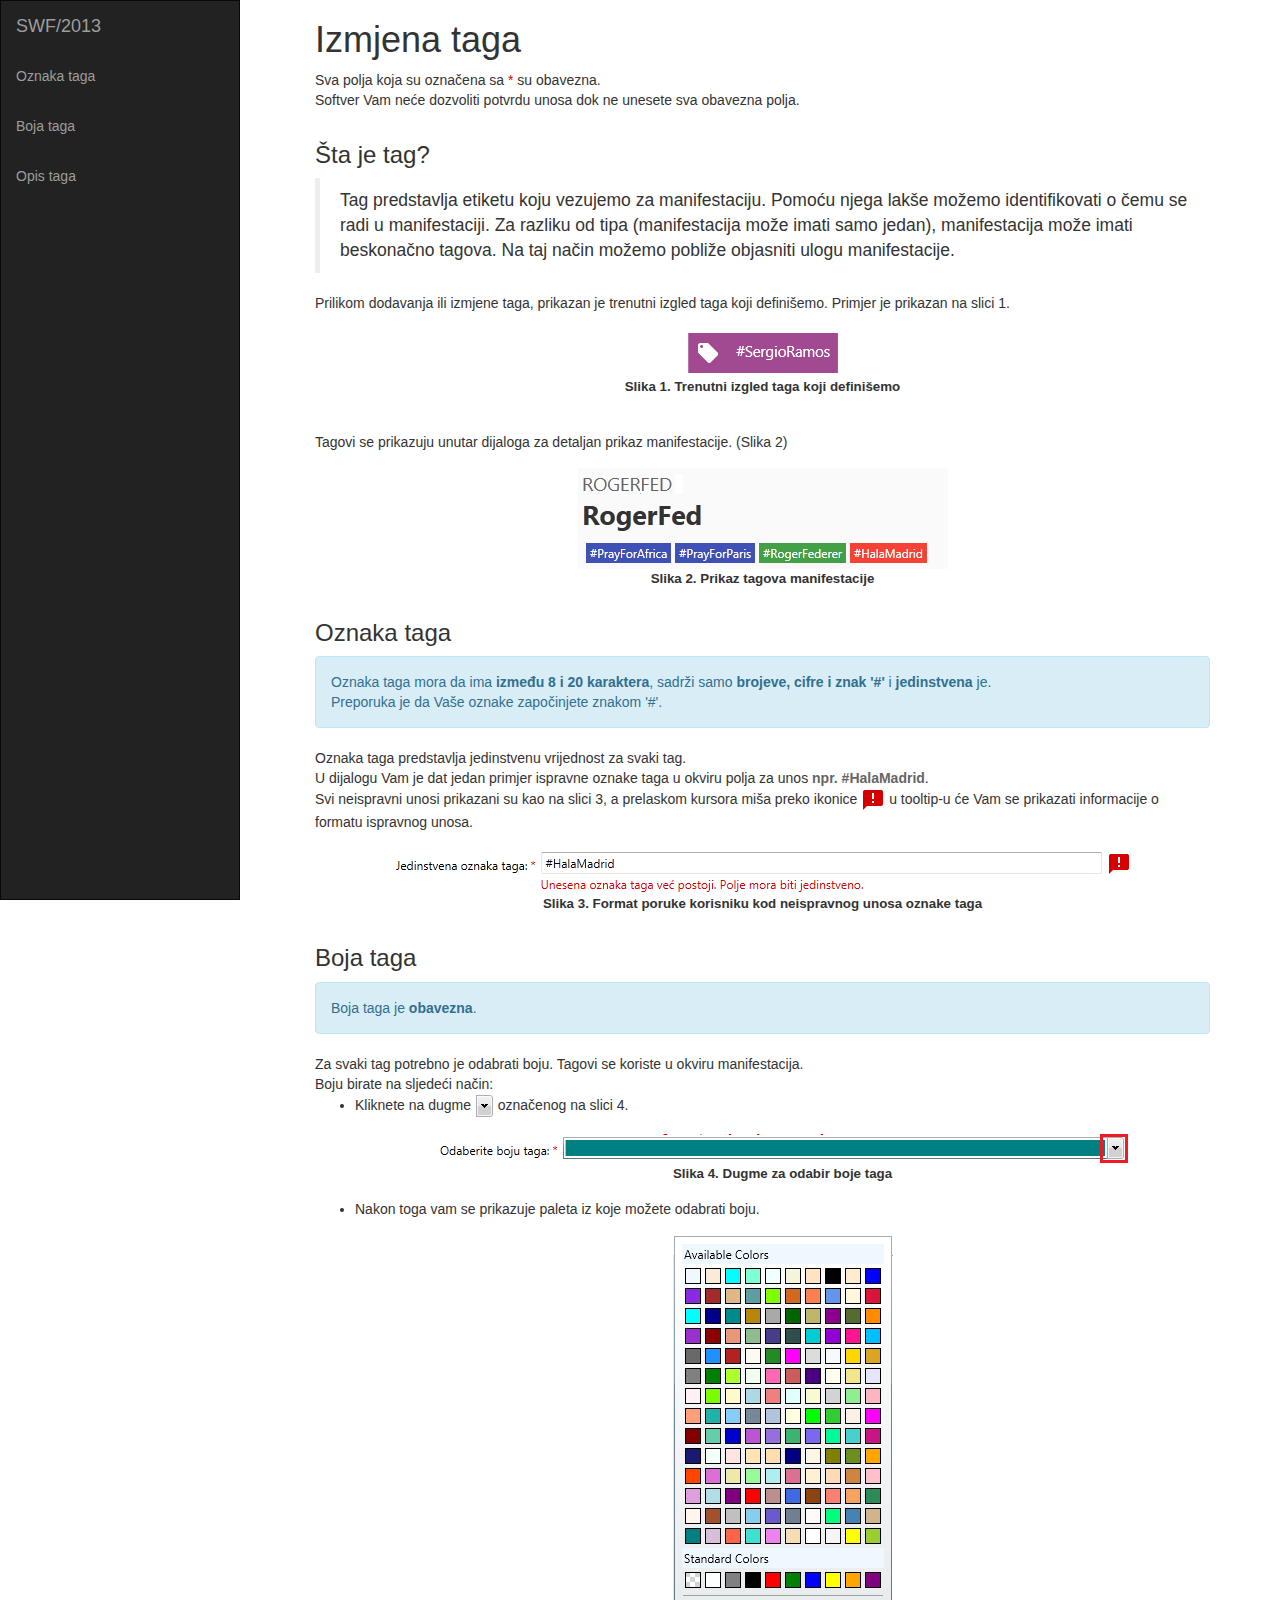
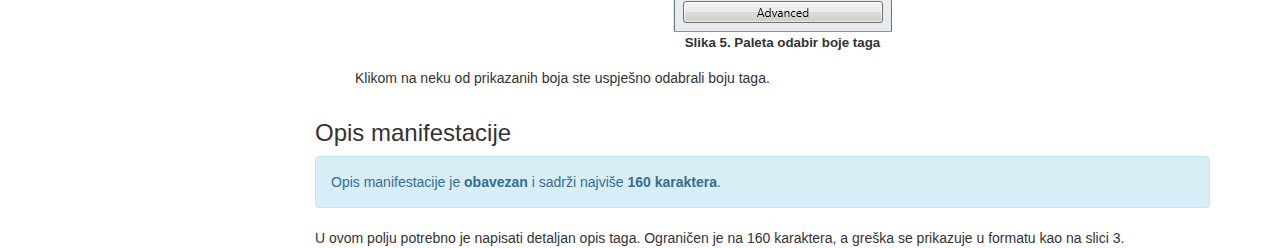
<file: HelpHtml/TagEdit.html>
<!DOCTYPE html>

<html lang="en" xmlns="http://www.w3.org/1999/xhtml">
<head>
    <meta charset="utf-8" />
    <title>Izmjena taga</title>
    <link rel="stylesheet" type="text/css" href="css/bootstrap.min.css">
    <link rel="stylesheet" type="text/css" href="css/style.css">
</head>
<body>
  <div class="navbar navbar-inverse navbar-fixed-left">
    <a class="navbar-brand" href="#">SWF/2013</a>
    <ul class="nav navbar-nav">
     <li><a href="#label">Oznaka taga</a></li>
     <li><a href="#color">Boja taga</a></li>
     <li><a href="#description">Opis taga</a></li>
    </ul>
  </div>
  <div class="container">
    <h1>Izmjena taga</h1>
    
    <p>
      Sva polja koja su označena sa <span style="color:#D50000;">*</span> su obavezna. <br/>
      Softver Vam neće dozvoliti potvrdu unosa dok ne unesete sva obavezna polja.
    </p>
    
    <div>
      <h3>Šta je tag?</h3>
      <blockquote>
        <p>
          Tag predstavlja etiketu koju vezujemo za manifestaciju. Pomoću njega lakše možemo identifikovati o čemu se radi u
          manifestaciji. Za razliku od tipa (manifestacija može imati samo jedan), manifestacija može imati beskonačno tagova.
          Na taj način možemo pobliže objasniti ulogu manifestacije.
        </p>
      </blockquote>
      Prilikom dodavanja ili izmjene taga, prikazan je trenutni izgled taga koji definišemo. Primjer je prikazan na slici 1. 
      <br/>
      <figure>
        <img src="images/tag_preview.png"/>
        <figcaption>Slika 1. Trenutni izgled taga koji definišemo </figcaption>
      </figure><br/>
      Tagovi se prikazuju unutar dijaloga za detaljan prikaz manifestacije. (Slika 2)
      <br/>
      <figure>
        <img src="images/manifestation_tags.png"/>
        <figcaption>Slika 2. Prikaz tagova manifestacije</figcaption>
      </figure>
    </div>
    
    <div id="label">
      <h3>Oznaka taga</h3>
      <div class="alert alert-info" role="alert">
        Oznaka taga mora da ima <strong>između 8 i 20 karaktera</strong>, 
        sadrži samo <strong>brojeve, cifre i znak '#'</strong> i 
        <strong>jedinstvena</strong> je. <br/>
        Preporuka je da Vaše oznake započinjete znakom '#'.
      </div>
      Oznaka taga predstavlja jedinstvenu vrijednost za svaki tag. <br/>
      U dijalogu Vam je dat jedan primjer ispravne oznake taga u okviru polja za unos <span style="color: #666;"><strong>npr. #HalaMadrid</strong></span>. <br/>
      Svi neispravni unosi prikazani su kao na slici 3, a prelaskom kursora miša preko ikonice <img src="images/feedback.png"/> u tooltip-u će Vam
      se prikazati informacije o formatu ispravnog unosa. <br/>
      <figure>
        <img src="images/tag_label_wrong.png"/>
        <figcaption>Slika 3. Format poruke korisniku kod neispravnog unosa oznake taga</figcaption>
      </figure>
    </div>
    
    <div id="color">
      <h3>Boja taga</h3>
      <div class="alert alert-info" role="alert">
        Boja taga je <strong>obavezna</strong>.
      </div>
      Za svaki tag potrebno je odabrati boju. Tagovi se koriste u okviru manifestacija. <br/>
      Boju birate na sljedeći način:
      <ul>
        <li>
          Kliknete na dugme <img src="images/arrow_down.png"/> označenog na slici 4.<br/>
          <figure>
            <img src="images/color_step_1.png"/>
            <figcaption>Slika 4. Dugme za odabir boje taga</figcaption>
          </figure>
        </li>
        <li>
          Nakon toga vam se prikazuje paleta iz koje možete odabrati boju. <br/>
          <figure>
            <img src="images/palette.png"/>
            <figcaption>Slika 5. Paleta odabir boje taga</figcaption>
          </figure>
          Klikom na neku od prikazanih boja ste uspješno odabrali boju taga.
        </li>
      </ul>
    </div>
    
    <div id="description">
      <h3>Opis manifestacije</h3>
      <div class="alert alert-info" role="alert">
        Opis manifestacije je <strong>obavezan</strong> i
        sadrži najviše <strong>160 karaktera</strong>.
      </div>
      U ovom polju potrebno je napisati detaljan opis taga. Ograničen je na 160 karaktera, a greška se prikazuje
      u formatu kao na slici 3.
    </div>
</body>
</html>
</file>
<file: HelpHtml/css/style.css>
.navbar-fixed-left {
  width: 240px;
  position: fixed;
  border-radius: 0;
  height: 100%;
}

.navbar-fixed-left .navbar-nav > li {
  float: none;  /* Cancel default li float: left */
  width: 239px;
}

.navbar-fixed-left + .container {
  padding-left: 260px;
}

/* On using dropdown menu (To right shift popuped) */
.navbar-fixed-left .navbar-nav > li > .dropdown-menu {
  margin-top: -50px;
  margin-left: 240px;
}

h3 {
  margin-top: 32px;
}

figure {
  text-align: center;
  margin-top: 16px;
  margin-bottom: 16px;
}

figcaption {
  font-size: 10pt;
  font-weight: bold;
}
</file>
